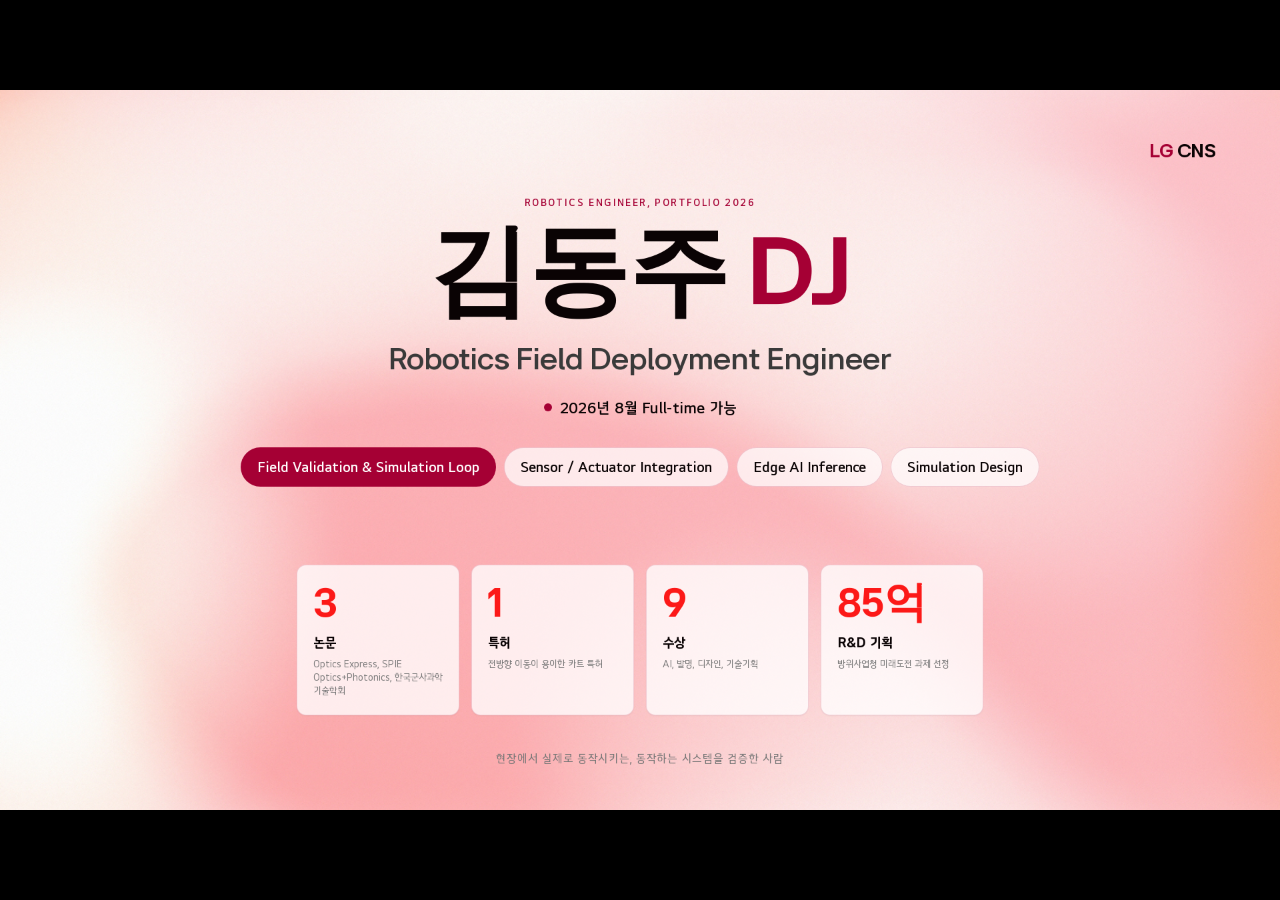
<file: lgcns-portfolio/index.html>
<!DOCTYPE html><html lang="ko"> <head><meta charset="utf-8"><meta name="viewport" content="width=device-width, initial-scale=1"><link rel="icon" href="/favicon.svg" type="image/svg+xml"><title>김동주, LG CNS Portfolio</title><link rel="stylesheet" href="/_assets/lgcns-portfolio@_@astro.G4qtXdet.css"></head> <body> <deck-stage width="1920" height="1080" no-rail="true"> <section data-label="Cover"> <div class="slide slide--cover dense-cover"> <img class="slide__bg" src="/lgcns-portfolio/assets/gradient-coral-soft.jpg" alt=""> <div class="cover-logo"><em>LG</em> CNS</div> <div class="dense-cover__main"> <div class="lg-label">Robotics Engineer, Portfolio 2026</div> <h1>김동주 <em>DJ</em></h1> <p class="dense-cover__role">Robotics Field Deployment Engineer</p> <div class="dense-cover__avail"><span class="dot"></span>2026년 8월 Full-time 가능</div> <div class="dense-cover__chips"> <span class="ck lead">Field Validation &amp; Simulation Loop</span> <span class="ck">Sensor / Actuator Integration</span> <span class="ck">Edge AI Inference</span> <span class="ck">Simulation Design</span> </div> </div> <div class="dense-cover__side"> <div class="cover-metric"> <strong>3</strong> <span>논문</span> <small>Optics Express, SPIE Optics+Photonics, 한국군사과학기술학회</small> </div><div class="cover-metric"> <strong>1</strong> <span>특허</span> <small>전방향 이동이 용이한 카트 특허</small> </div><div class="cover-metric"> <strong>9</strong> <span>수상</span> <small>AI, 발명, 디자인, 기술기획</small> </div><div class="cover-metric"> <strong>85억</strong> <span>R&amp;D 기획</span> <small>방위사업청 미래도전 과제 선정</small> </div> </div> <div class="cover-tag">현장에서 실제로 동작시키는, 동작하는 시스템을 검증한 사람</div> </div> </section> <section data-label="Journey"> <div class="slide slide--dense"> <div class="slide__header"> <div class="slide__eyebrow"> <span class="num">02 / JOURNEY</span> <span class="lg-label">Design to AI Systems</span> <hr class="lg-rule"> </div> <div class="slide__logo"><em>LG</em> CNS</div> </div> <div class="dense-title"> <h1>분야는 달라도,<br><em>풀어온 병목은 하나였습니다.</em></h1> <p>기술과 현장 사이의 단절을 찾아 직접 만들고 검증해왔습니다.</p> </div> <div class="journey-grid"> <article class="journey-card"> <div class="journey-card__top"> <span>01 / Design</span> <strong>2023</strong> </div> <h2>기술은 여전히 사용자 경험에서 멀리 떨어져 있었습니다.</h2> <p>프로젝션 매핑과 컴퓨터 비전을 결합해 인터페이스가 즉각적이고 초현실적으로 느껴지는 다이닝 경험을 설계했습니다.</p> <footer>Delighting 개발하여 DDP에서 공개 전시했습니다.</footer> </article><article class="journey-card"> <div class="journey-card__top"> <span>02 / Photonics</span> <strong>2024</strong> </div> <h2>핵심 광학 설계 의사결정이 아직도 감에 의존하고 있었습니다.</h2> <p>Wave-optics 시뮬레이션과 링크 버짓 계산 대시보드를 직접 구축해 시스템 판단을 반복 가능한 엔지니어링 입력으로 바꿨습니다.</p> <footer>약 85억 규모 국방 R&amp;D 프로그램의 핵심 시뮬레이션 토대가 되었습니다.</footer> </article><article class="journey-card"> <div class="journey-card__top"> <span>03 / Agent Systems</span> <strong>2025</strong> </div> <h2>반복적인 분석 업무가 연구 시간을 계속 잠식하고 있었습니다.</h2> <p>Sa-soo와 LLM 기반 분석 워크플로우를 설계해 논문 분석, 파라미터 탐색, 보고 흐름을 구조화했습니다.</p> <footer>Cursor Hackathon Seoul 4위에 올랐고 일상 연구 워크플로우에도 활용되어, 연구소내 AX TF에서 확장되었습니다.</footer> </article> </div> <div class="journey-skills"> <span class="journey-skills__label">Skills</span> <div class="journey-skills__grid"> <div class="journey-skill"> <span class="journey-skill__cat">AI 도구</span> <div class="journey-skill__chips"> <span class="js-chip" title="Codex"> <svg viewBox="0 0 24 24" xmlns="http://www.w3.org/2000/svg" aria-hidden="true"><path d="M22.2819 9.8211a5.9847 5.9847 0 0 0-.5157-4.9108 6.0462 6.0462 0 0 0-6.5098-2.9A6.0651 6.0651 0 0 0 4.9807 4.1818a5.9847 5.9847 0 0 0-3.9977 2.9 6.0462 6.0462 0 0 0 .7427 7.0966 5.98 5.98 0 0 0 .511 4.9107 6.051 6.051 0 0 0 6.5146 2.9001A5.9847 5.9847 0 0 0 13.2599 24a6.0557 6.0557 0 0 0 5.7718-4.2058 5.9894 5.9894 0 0 0 3.9977-2.9001 6.0557 6.0557 0 0 0-.7475-7.0729zm-9.022 12.6081a4.4755 4.4755 0 0 1-2.8764-1.0408l.1419-.0804 4.7783-2.7582a.7948.7948 0 0 0 .3927-.6813v-6.7369l2.02 1.1686a.071.071 0 0 1 .038.052v5.5826a4.504 4.504 0 0 1-4.4945 4.4944zm-9.6607-4.1254a4.4708 4.4708 0 0 1-.5346-3.0137l.142.0852 4.783 2.7582a.7712.7712 0 0 0 .7806 0l5.8428-3.3685v2.3324a.0804.0804 0 0 1-.0332.0615L9.74 19.9502a4.4992 4.4992 0 0 1-6.1408-1.6464zM2.3408 7.8956a4.485 4.485 0 0 1 2.3655-1.9728V11.6a.7664.7664 0 0 0 .3879.6765l5.8144 3.3543-2.0201 1.1685a.0757.0757 0 0 1-.071 0l-4.8303-2.7865A4.504 4.504 0 0 1 2.3408 7.872zm16.5963 3.8558L13.1038 8.364 15.1192 7.2a.0757.0757 0 0 1 .071 0l4.8303 2.7913a4.4944 4.4944 0 0 1-.6765 8.1042v-5.6772a.79.79 0 0 0-.407-.667zm2.0107-3.0231l-.142-.0852-4.7735-2.7818a.7759.7759 0 0 0-.7854 0L9.409 9.2297V6.8974a.0662.0662 0 0 1 .0284-.0615l4.8303-2.7866a4.4992 4.4992 0 0 1 6.6802 4.66zM8.3065 12.863l-2.02-1.1638a.0804.0804 0 0 1-.038-.0567V6.0742a4.4992 4.4992 0 0 1 7.3757-3.4537l-.142.0805L8.704 5.459a.7948.7948 0 0 0-.3927.6813zm1.0976-2.3654l2.602-1.4998 2.6069 1.4998v2.9994l-2.5974 1.4997-2.6067-1.4997Z"></path></svg> <span>Codex</span> </span><span class="js-chip" title="Claude Code"> <svg viewBox="0 0 24 24" xmlns="http://www.w3.org/2000/svg" aria-hidden="true"><path d="M17.3041 3.541h-3.6718l6.696 16.918H24Zm-10.6082 0L0 20.459h3.7442l1.3693-3.5527h7.0052l1.3693 3.5528h3.7442L10.5363 3.5409Zm-.3712 10.2232 2.2914-5.9456 2.2914 5.9456Z"></path></svg> <span>Claude Code</span> </span><span class="js-chip" title="Cursor"> <svg viewBox="0 0 24 24" xmlns="http://www.w3.org/2000/svg" aria-hidden="true"><path d="M11.503.131 1.891 5.678a.84.84 0 0 0-.42.726v11.188c0 .3.162.575.42.724l9.609 5.55a1 1 0 0 0 .998 0l9.61-5.55a.84.84 0 0 0 .42-.724V6.404a.84.84 0 0 0-.42-.726L12.497.131a1.01 1.01 0 0 0-.996 0M2.657 6.338h18.55c.263 0 .43.287.297.515L12.23 22.918c-.062.107-.229.064-.229-.06V12.335a.59.59 0 0 0-.295-.51l-9.11-5.257c-.109-.063-.064-.23.061-.23"></path></svg> <span>Cursor</span> </span><span class="js-chip" title="Gemini"> <svg viewBox="0 0 24 24" xmlns="http://www.w3.org/2000/svg" aria-hidden="true"><path d="M11.04 19.32Q12 21.51 12 24q0-2.49.93-4.68.96-2.19 2.58-3.81t3.81-2.55Q21.51 12 24 12q-2.49 0-4.68-.93a12.3 12.3 0 0 1-3.81-2.58 12.3 12.3 0 0 1-2.58-3.81Q12 2.49 12 0q0 2.49-.96 4.68-.93 2.19-2.55 3.81a12.3 12.3 0 0 1-3.81 2.58Q2.49 12 0 12q2.49 0 4.68.96 2.19.93 3.81 2.55t2.55 3.81"></path></svg> <span>Gemini</span> </span><span class="js-chip" title="Hermes">  <span>Hermes</span> </span> </div> </div><div class="journey-skill"> <span class="journey-skill__cat">하드웨어</span> <div class="journey-skill__chips"> <span class="js-chip" title="ROS2"> <svg viewBox="0 0 24 24" xmlns="http://www.w3.org/2000/svg" aria-hidden="true"><path d="M2.807 0C1.353 0 .173 1.22.173 2.722c0 1.504 1.18 2.723 2.634 2.723 1.455 0 2.635-1.22 2.635-2.723S4.262 0 2.807 0zM12 0c-1.455 0-2.634 1.22-2.634 2.722 0 1.504 1.18 2.723 2.634 2.723 1.455 0 2.634-1.22 2.634-2.723S13.454 0 12 0zm9.193 0c-1.455 0-2.635 1.22-2.635 2.722 0 1.504 1.18 2.723 2.635 2.723 1.455 0 2.634-1.22 2.634-2.723S22.647 0 21.193 0zM2.807 9.277C1.353 9.277.173 10.497.173 12s1.18 2.722 2.634 2.722c1.455 0 2.635-1.219 2.635-2.722 0-1.504-1.18-2.723-2.635-2.723zm9.193 0c-1.455 0-2.634 1.22-2.634 2.723s1.18 2.722 2.634 2.722c1.455 0 2.634-1.219 2.634-2.722 0-1.504-1.18-2.723-2.634-2.723zm9.193 0c-1.455 0-2.635 1.22-2.635 2.723s1.18 2.722 2.635 2.722c1.455 0 2.634-1.219 2.634-2.722 0-1.504-1.18-2.723-2.634-2.723zM2.807 18.555c-1.454 0-2.634 1.22-2.634 2.722C.173 22.781 1.353 24 2.807 24c1.455 0 2.635-1.22 2.635-2.723s-1.18-2.722-2.635-2.722zm9.193 0c-1.455 0-2.634 1.22-2.634 2.722C9.366 22.781 10.546 24 12 24c1.455 0 2.634-1.22 2.634-2.723s-1.18-2.722-2.634-2.722zm9.193 0c-1.455 0-2.635 1.22-2.635 2.722 0 1.504 1.18 2.723 2.635 2.723 1.455 0 2.634-1.22 2.634-2.723s-1.18-2.722-2.634-2.722z"></path></svg> <span>ROS2</span> </span><span class="js-chip" title="ArduPilot">  <span>ArduPilot</span> </span><span class="js-chip" title="MAVLink">  <span>MAVLink</span> </span><span class="js-chip" title="Jetson"> <svg viewBox="0 0 24 24" xmlns="http://www.w3.org/2000/svg" aria-hidden="true"><path d="M8.948 8.798v-1.43a6.7 6.7 0 0 1 .424-.018c3.922-.124 6.493 3.374 6.493 3.374s-2.774 3.851-5.75 3.851c-.398 0-.787-.062-1.158-.185v-4.346c1.528.185 1.837.857 2.747 2.385l2.04-1.714s-1.492-1.952-4-1.952a6.016 6.016 0 0 0-.796.035m0-4.735v2.138l.424-.027c5.45-.185 9.01 4.47 9.01 4.47s-4.08 4.964-8.33 4.964c-.37 0-.733-.035-1.095-.097v1.325c.3.035.61.062.91.062 3.957 0 6.82-2.023 9.593-4.408.459.371 2.34 1.263 2.73 1.652-2.633 2.208-8.772 3.984-12.253 3.984-.335 0-.653-.018-.971-.053v1.864H24V4.063zm0 10.326v1.131c-3.657-.654-4.673-4.46-4.673-4.46s1.758-1.944 4.673-2.262v1.237H8.94c-1.528-.186-2.73 1.245-2.73 1.245s.68 2.412 2.739 3.11M2.456 10.9s2.164-3.197 6.5-3.533V6.201C4.153 6.59 0 10.653 0 10.653s2.35 6.802 8.948 7.42v-1.237c-4.84-.6-6.492-5.936-6.492-5.936z"></path></svg> <span>Jetson</span> </span><span class="js-chip" title="ESP32"> <svg viewBox="0 0 24 24" xmlns="http://www.w3.org/2000/svg" aria-hidden="true"><path d="M12.926 19.324a7.6 7.6 0 00-2.983-6.754 7.44 7.44 0 00-3.828-1.554.697.697 0 01-.606-.731.674.674 0 01.743-.617 8.97 8.97 0 018 9.805 7.828 7.828 0 01-.298 1.542l1.989.56a11.039 11.039 0 001.714-.651 12.159 12.159 0 00.217-2.343A12.57 12.57 0 007.212 6.171a5.53 5.53 0 00-2 0 4.354 4.354 0 00-2.16 1.337 4.274 4.274 0 001.909 6.856 9.896 9.896 0 001.074.195 4.011 4.011 0 013.337 3.954 3.965 3.965 0 01-.64 2.16l1.371.88a10.182 10.182 0 002.057.342 7.52 7.52 0 00.754-2.628m.16 4.73A13.073 13.073 0 01.001 10.983 12.982 12.982 0 013.83 1.737l.743.697a12.067 12.067 0 000 17.141 12.067 12.067 0 0017.141 0l.697.697a12.97 12.97 0 01-9.336 3.726M24 10.993A10.993 10.993 0 0012.949 0c-.389 0-.766 0-1.143.057l-.252.732a18.912 18.912 0 0111.588 11.576l.731-.263c0-.366.069-.732.069-1.143m-1.269 5.165A17.53 17.53 0 007.818 1.27a11.119 11.119 0 00-2.457 1.77v1.635A13.919 13.919 0 0119.268 18.57h1.634a11.713 11.713 0 001.771-2.446M7.92 17.884a1.691 1.691 0 11-1.69-1.691 1.691 1.691 0 011.69 1.691"></path></svg> <span>ESP32</span> </span><span class="js-chip" title="GStreamer"> <svg viewBox="0 0 24 24" xmlns="http://www.w3.org/2000/svg" aria-hidden="true"><path d="M17.091 14.055c-.029-.586.226-1.949.811-1.82.25.055.181.399.1.77-.11.502-.3 1.049-.3 1.049s.714.028.7 0c.071-.9.26-1.878.785-1.805.435.061-.124 1.805-.124 1.805h.65c-.023-.296.136-.985.226-1.483.09-.498-.101-.716-.502-.72s-.798.347-.798.347c.016-.3-.38-.347-.38-.347-.421-.027-.826.257-.826.257l.038-.22h-.636s-.032.35-.16.99c-.129.638-.3 1.176-.3 1.176h.716zm4.354-2.22c-.87 0-1.259.614-1.259 1.242s.371 1.042 1.128 1.042c.355 0 .556-.328.556-.328s.012-.09-.055-.053c-.067.038-.25.116-.49.116s-.497-.227-.497-.791h1.37c.072-.229.118-1.229-.753-1.229zm.127.974h-.665c0-.46.368-.806.618-.683.228.106.047.683.047.683zm-8.306-.975c-.871 0-1.26.615-1.26 1.243s.372 1.042 1.128 1.042c.356 0 .557-.328.557-.328s.012-.09-.056-.053c-.067.038-.25.116-.489.116s-.497-.227-.497-.791h1.37c.072-.229.118-1.229-.753-1.229zm.127.975h-.665c0-.46.31-.757.56-.634.228.106.105.634.105.634zm9.623 1.28h-.703s.41-1.472.446-2.194c-.006.006.609 0 .609 0s-.053.163-.076.305c.174-.193.233-.366.705-.366.006 0 0 .609 0 .609s-.44-.11-.6.049c-.158.158-.328.285-.381 1.597zm-12.12 0h-.702s.41-1.472.446-2.194c-.006.006.609 0 .609 0s-.053.163-.076.305c.174-.193.233-.366.705-.366.006 0 0 .609 0 .609s-.44-.11-.6.049c-.158.158-.328.285-.382 1.597zm-.856-2.95-.574.198-.132.535h-.366v.352h.289s-.308 1.103-.25 1.44c.057.366.414.443.626.433s.27-.164.26-.221-.299.055-.328-.205c-.02-.154.24-1.447.24-1.447h.454v-.352h-.357l.138-.734zm5.985 2.916c.085-.07.028-.21-.045-.228-.084-.172.173-1.178.173-1.454s-.462-.828-1.416-.308c-.092.059-.058.155-.036.187s.066.053.086.032c.09-.098.48-.2.663-.007.125.115.12.339.033.425-.106.01-1.15-.02-1.276.644-.216 1.18 1.107.558 1.175.51s.06.14.172.219c.301.026.412.03.471-.02zm-.66-.493c-.107.282-.505.24-.528.04-.086-.668.603-.618.603-.618s.032.296-.075.578zm-6.948-1.04.2-.337s-.163-.347-.644-.347-.758.347-.758.758.915.721.694 1.128c-.37.379-.76-.24-.753-.28-.028.04-.219.304-.21.304.047.092.214.385.75.392.444.005.712-.324.72-.73.01-.546-.785-.823-.794-1.072-.01-.25.527-.537.795.184zm-1.048-.803c-.085-.08-.15.027-.342.107-.193.08-.257.07-.45.043-.316-.07-.871-.049-1.017.022-.975.391-.452 1.116-.293 1.26-.001 0-.238.125-.272.32-.044.251.071.387.075.39-.319.017-.524.338-.474.6.053.283.39.508.872.51 1.02.022 1.072-.63 1.072-.63.14-.793-.533-.83-1.012-.792-.173-.155-.038-.3-.045-.3 1.619.039 1.211-1.041 1.211-1.041.273-.067.81-.36.675-.489zm-2.168 2.272c.634.114.89-.031.933.292.018.316-.25.406-.561.425-.311.02-.538-.138-.551-.34-.012-.203.164-.182.179-.377zm.98-1.38c-.06.26-.239.44-.402.404-.163-.037-.248-.277-.19-.537.06-.26.239-.44.402-.403.163.037.248.277.19.537zM4.037 9.475c-.464 0-1.142-.378-1.802-.378s-1.055.378-1.124.43c-.069.05-.112.248.094.188.206-.06.378-.06.704-.06s1.107.446 1.896.446 1.45-.609 1.596-.823c.145-.215.008-.284-.103-.232-.112.051-.832.429-1.261.429zm2.012 1.175c-.487 0-1.199-.377-1.893-.377s-1.108.377-1.18.429c-.073.051-.118.248.099.188.216-.06.396-.06.739-.06.342 0 1.162.446 1.992.446s1.523-.609 1.676-.823c.153-.215.009-.283-.108-.232s-.874.43-1.325.43zm-2.8 1.297c-.506 0-1.244-.408-1.964-.408s-1.15.408-1.224.464-.122.268.103.203c.224-.065.41-.065.766-.065s1.206.482 2.066.482c.86 0 1.58-.658 1.738-.89.16-.23.01-.305-.112-.25-.121.056-.906.464-1.374.464z"></path></svg> <span>GStreamer</span> </span><span class="js-chip" title="LiDAR">  <span>LiDAR</span> </span><span class="js-chip" title="IMU/INS">  <span>IMU/INS</span> </span><span class="js-chip" title="3축 짐벌">  <span>3축 짐벌</span> </span><span class="js-chip" title="VIS/SWIR 카메라">  <span>VIS/SWIR 카메라</span> </span> </div> </div><div class="journey-skill"> <span class="journey-skill__cat">코딩</span> <div class="journey-skill__chips"> <span class="js-chip" title="Python"> <svg viewBox="0 0 24 24" xmlns="http://www.w3.org/2000/svg" aria-hidden="true"><path d="M14.25.18l.9.2.73.26.59.3.45.32.34.34.25.34.16.33.1.3.04.26.02.2-.01.13V8.5l-.05.63-.13.55-.21.46-.26.38-.3.31-.33.25-.35.19-.35.14-.33.1-.3.07-.26.04-.21.02H8.77l-.69.05-.59.14-.5.22-.41.27-.33.32-.27.35-.2.36-.15.37-.1.35-.07.32-.04.27-.02.21v3.06H3.17l-.21-.03-.28-.07-.32-.12-.35-.18-.36-.26-.36-.36-.35-.46-.32-.59-.28-.73-.21-.88-.14-1.05-.05-1.23.06-1.22.16-1.04.24-.87.32-.71.36-.57.4-.44.42-.33.42-.24.4-.16.36-.1.32-.05.24-.01h.16l.06.01h8.16v-.83H6.18l-.01-2.75-.02-.37.05-.34.11-.31.17-.28.25-.26.31-.23.38-.2.44-.18.51-.15.58-.12.64-.1.71-.06.77-.04.84-.02 1.27.05zm-6.3 1.98l-.23.33-.08.41.08.41.23.34.33.22.41.09.41-.09.33-.22.23-.34.08-.41-.08-.41-.23-.33-.33-.22-.41-.09-.41.09zm13.09 3.95l.28.06.32.12.35.18.36.27.36.35.35.47.32.59.28.73.21.88.14 1.04.05 1.23-.06 1.23-.16 1.04-.24.86-.32.71-.36.57-.4.45-.42.33-.42.24-.4.16-.36.09-.32.05-.24.02-.16-.01h-8.22v.82h5.84l.01 2.76.02.36-.05.34-.11.31-.17.29-.25.25-.31.24-.38.2-.44.17-.51.15-.58.13-.64.09-.71.07-.77.04-.84.01-1.27-.04-1.07-.14-.9-.2-.73-.25-.59-.3-.45-.33-.34-.34-.25-.34-.16-.33-.1-.3-.04-.25-.02-.2.01-.13v-5.34l.05-.64.13-.54.21-.46.26-.38.3-.32.33-.24.35-.2.35-.14.33-.1.3-.06.26-.04.21-.02.13-.01h5.84l.69-.05.59-.14.5-.21.41-.28.33-.32.27-.35.2-.36.15-.36.1-.35.07-.32.04-.28.02-.21V6.07h2.09l.14.01zm-6.47 14.25l-.23.33-.08.41.08.41.23.33.33.23.41.08.41-.08.33-.23.23-.33.08-.41-.08-.41-.23-.33-.33-.23-.41-.08-.41.08z"></path></svg> <span>Python</span> </span><span class="js-chip" title="PyTorch"> <svg viewBox="0 0 24 24" xmlns="http://www.w3.org/2000/svg" aria-hidden="true"><path d="M12.005 0L4.952 7.053a9.865 9.865 0 000 14.022 9.866 9.866 0 0014.022 0c3.984-3.9 3.986-10.205.085-14.023l-1.744 1.743c2.904 2.905 2.904 7.634 0 10.538s-7.634 2.904-10.538 0-2.904-7.634 0-10.538l4.647-4.646.582-.665zm3.568 3.899a1.327 1.327 0 00-1.327 1.327 1.327 1.327 0 001.327 1.328A1.327 1.327 0 0016.9 5.226 1.327 1.327 0 0015.573 3.9z"></path></svg> <span>PyTorch</span> </span><span class="js-chip" title="OpenCV"> <svg viewBox="0 0 24 24" xmlns="http://www.w3.org/2000/svg" aria-hidden="true"><path d="M11.8992.8525C8.735.8525 6.17 3.4175 6.17 6.5817c0 2.102 1.1321 3.9398 2.8198 4.9366l1.6412-2.7849c.0411-.0699.0176-.1593-.0495-.2048-.6233-.4227-1.0328-1.137-1.0328-1.947 0-1.298 1.0524-2.3504 2.3505-2.3504 1.2981 0 2.3505 1.0524 2.3505 2.3505 0 .8098-.4095 1.5242-1.0328 1.947-.0671.0454-.0907.1348-.0495.2047l1.6414 2.785c1.6878-.9969 2.8199-2.8346 2.8199-4.9367 0-3.1642-2.5653-5.7292-5.7295-5.7292zm-6.17 10.8366C2.565 11.6891 0 14.2541 0 17.4183c0 3.1642 2.565 5.7292 5.7292 5.7292 3.1798 0 5.8074-2.6995 5.7275-5.8762H8.2313c-.0847 0-.1513.0717-.1519.1564-.0082 1.266-1.0644 2.3411-2.3502 2.3411-1.2981 0-2.3505-1.0524-2.3505-2.3505 0-1.2982 1.0524-2.3505 2.3505-2.3505.34 0 .663.0724.9547.2022.0713.0318.1566.0077.1962-.0595l1.6464-2.7935c-.8273-.4636-1.7815-.7279-2.7973-.7279zm15.4424.7614l-1.6366 2.7878c-.041.07-.0172.1594.05.2048.624.4217 1.0348 1.1354 1.0363 1.9452.0022 1.298-1.0483 2.352-2.3465 2.3542-1.298.0023-2.3523-1.0482-2.3545-2.3462-.0015-.8098.4068-1.5248 1.0294-1.9486.067-.0457.0905-.1353.0492-.2051l-1.6464-2.7818c-1.6859.9998-2.8146 2.8394-2.811 4.9415.0056 3.1641 2.575 5.7248 5.7393 5.7192 3.1641-.0054 5.7246-2.575 5.7192-5.7392-.0037-2.1022-1.139-3.938-2.8284-4.9318z"></path></svg> <span>OpenCV</span> </span><span class="js-chip" title="NumPy"> <svg viewBox="0 0 24 24" xmlns="http://www.w3.org/2000/svg" aria-hidden="true"><path d="M10.315 4.876L6.3048 2.8517l-4.401 2.1965 4.1186 2.0683zm1.8381.9277l4.2045 2.1223-4.3622 2.1906-4.125-2.0718zm5.6153-2.9213l4.3193 2.1658-3.863 1.9402-4.2131-2.1252zm-1.859-.9329L12.021 0 8.1742 1.9193l4.0068 2.0208zm-3.0401 16.7443V24l4.7107-2.3507-.0053-5.3085zm4.7037-4.2057l-.0052-5.2528-4.6985 2.3356v5.2546zm5.6553-.9845v5.327l-4.0178 2.0052-.0029-5.3028zm0-1.8626V6.4214l-4.0253 2.001.0034 5.2633zM11.2062 11.571L8.0333 9.9756v6.895s-3.8804-8.2564-4.2399-8.998c-.0463-.0957-.2371-.2007-.2858-.2262C2.8118 7.2812.773 6.2485.773 6.2485V18.43l2.8204 1.5076v-6.3674s3.8392 7.3775 3.878 7.458c.0389.0807.4245.8582.8362 1.1314.5485.363 2.8992 1.7766 2.8992 1.7766z"></path></svg> <span>NumPy</span> </span><span class="js-chip" title="C/C++"> <svg viewBox="0 0 24 24" xmlns="http://www.w3.org/2000/svg" aria-hidden="true"><path d="M22.394 6c-.167-.29-.398-.543-.652-.69L12.926.22c-.509-.294-1.34-.294-1.848 0L2.26 5.31c-.508.293-.923 1.013-.923 1.6v10.18c0 .294.104.62.271.91.167.29.398.543.652.69l8.816 5.09c.508.293 1.34.293 1.848 0l8.816-5.09c.254-.147.485-.4.652-.69.167-.29.27-.616.27-.91V6.91c.003-.294-.1-.62-.268-.91zM12 19.11c-3.92 0-7.109-3.19-7.109-7.11 0-3.92 3.19-7.11 7.11-7.11a7.133 7.133 0 016.156 3.553l-3.076 1.78a3.567 3.567 0 00-3.08-1.78A3.56 3.56 0 008.444 12 3.56 3.56 0 0012 15.555a3.57 3.57 0 003.08-1.778l3.078 1.78A7.135 7.135 0 0112 19.11zm7.11-6.715h-.79v.79h-.79v-.79h-.79v-.79h.79v-.79h.79v.79h.79zm2.962 0h-.79v.79h-.79v-.79h-.79v-.79h.79v-.79h.79v.79h.79z"></path></svg> <span>C/C++</span> </span><span class="js-chip" title="LaTeX"> <svg viewBox="0 0 24 24" xmlns="http://www.w3.org/2000/svg" aria-hidden="true"><path d="M2.176 2.814c.233.42.476.78.73 1.09.247-.013 1.132.456 1.312.523.508.282 1.063.63 1.567.966.505.337.96.662 1.272.9.156.12.278.218.352.286a.483.483 0 01.078.082.08.08 0 01.01.021.06.06 0 01-.004.047.057.057 0 01-.04.03.077.077 0 01-.028 0c-.057 0-.203-.163-.497-.415a23.474 23.474 0 00-2.759-1.827c-.504-.28-.956-.542-1.264-.613a2.322 2.322 0 00-.36-.025 2.706 2.706 0 00-.788.133c.494.414.91.716 1.28.949-.57-.182-1.182-.21-1.902.133.526.329.967.567 1.354.745 1.103.156 2.258.696 3.224 1.309.483.307.904.615 1.219.867.157.125.29.237.39.328.098.091.174.154.197.21.03.073-.019.104-.084.058-.032-.022-.088-.102-.184-.191a7.35 7.35 0 00-.384-.327c-.312-.25-.729-.552-1.209-.857-.893-.562-2.232-1.013-3.173-1.397-.602-.11-1.225-.06-1.906.39.449.2.837.349 1.182.463.812 0 1.892.365 2.935.922 1.042.556 2.04 1.214 2.523 1.774.066.077-.016.126-.074.07-.52-.495-1.463-1.204-2.498-1.756-.639-.337-2.153-1.01-2.886-1.01l.004.002c-.567.02-1.13.195-1.679.716.477.118.885.196 1.244.249-.44.088-.87.3-1.289.722.324.07.616.122.882.162-.328.159-.639.404-.923.78.373.03.703.042 1 .044-.36.166-.696.43-.996.85.533.027.98.025 1.364.003-.422.172-.812.464-1.145.968.662.01 1.188-.022 1.628-.076l-.006.002c.99-.073 2.297.127 2.962.847.052.057-.024.118-.072.074-.648-.58-1.493-.827-2.89-.921h-.002c-.543.149-1.046.446-1.46 1.074.536.008.982-.013 1.366-.05-.469.257-.873.644-1.139 1.306.483-.092.888-.19 1.237-.292-.363.265-.668.636-.873 1.194.324-.072.612-.146.871-.221a2.519 2.519 0 00-.513 1.095c.352-.13.655-.254.926-.377-.257.3-.453.681-.55 1.19.495-.199.899-.388 1.238-.568-.31.333-.543.76-.635 1.356a11.816 11.816 0 001.442-.744c-.433.362-.764.843-.879 1.587.788-.348 1.339-.663 1.767-.955-.184.372-.282.806-.235 1.348.762-.584 1.243-1.056 1.602-1.473-.024.269-.003.56.077.884.546-.939 1.089-1.212 1.65-1.526-.895.451-.762.79-.762 1.184.683-.72 1.635-1.482 1.927-1.96-.39.585-.547 1.14-.65 1.63-1.993 1.054-3.207 1.329-4.568 1.75.528.194 1.093.383.859.652l-.624.622c.399-.124.805-.3 1.158-.059-.035.327-.447.492-.8.683.621-.224.756-.172.92-.12.081.393-.203.603-.388.862 1.565-1.19 3.606-2.13 5.044-2.522 2.022-.681 4.63-1.389 5.339-3.115l.712-2.847-.004.004c-.111-.034-.246-.063-.35-.133a.651.651 0 01-.235-.297c-.252.065-.44.03-.56-.088-.117-.117-.167-.296-.203-.491-.203.041-.362.016-.467-.077-.116-.101-.17-.26-.198-.444l-.008-.039.037-.015a.842.842 0 00.302-.194.257.257 0 00.07-.225l-.006-.037.03-.016c.163-.093.345-.169.428-.28a.274.274 0 00.053-.21.88.88 0 00-.155-.357l-.027-.04.04-.027c.118-.09.244-.179.308-.26.032-.04.048-.076.047-.11 0-.033-.015-.07-.064-.117l-.098-.094.135.006c.213.01.395-.007.538-.053a.504.504 0 00.274-.197c-.007-.033-.02-.063-.02-.098a.484.484 0 01.967 0c0 .044-.015.084-.026.125.177.014.347.01.507-.06l.002.001.035-.013c.236-.085.334.045.72-.456-1.69-2.19-4.157-.635-4.977 1.622-.21.576-1.405.578-1.751 0-1.37-2.95-5.53-6.068-9.07-7.218zm.86 2.145c.906.293 1.913.782 2.77 1.328.43.273.813.543 1.114.779.301.236.566.473.62.575.054.102 0 .14-.082.06-.081-.078-.303-.32-.6-.553-.298-.234-.68-.505-1.106-.777-.775-.49-1.982-.958-2.716-1.412zm-1.7 2.7c1.116.014 2.35.447 3.434.997.541.275 1.023.567 1.395.83.372.263.672.524.734.657.061.134-.02.13-.087.055a4.401 4.401 0 00-.704-.626 11.47 11.47 0 00-1.385-.826C3.76 8.264 2.439 7.82 1.336 7.66zm14.916.772a.381.381 0 100 .762.381.381 0 000-.762zM1.7 8.478c.822.072 1.72.368 2.534.75 1.086.509 2.035 1.158 2.434 1.667.035.045-.014.131-.08.062-.428-.44-1.322-1.131-2.397-1.635-.913-.421-2.282-.87-3.262-.78.251-.03.497-.088.771-.064zm16.339.01c-.366.475-.53.423-.703.464.094.43.35.586.585.77l-.06.012c2.315-.447 4.186-.286 6.139-.236l-5.961-1.01zm-.178 1.246h-.002l-.004.016.006-.016zm-.625-.757c-.183.074-.373.076-.563.059a.477.477 0 01-.42.26.483.483 0 01-.435-.278.609.609 0 01-.274.188c-.139.045-.308.057-.493.055.02.035.054.068.055.104a.273.273 0 01-.069.174c-.073.092-.189.17-.295.248.087.141.137.26.149.362a.39.39 0 01-.07.284c-.106.14-.288.21-.439.293a.374.374 0 01-.09.268.89.89 0 01-.297.198c.027.156.074.283.154.354.086.076.211.103.425.047l.055-.014.01.055c.033.207.088.385.187.483.1.099.244.135.503.055l.049-.015.016.048c.05.142.12.223.209.282.087.06.247.112.358.147.798-.869 1.525-1.772 1.884-2.86-.225-.177-.506-.338-.609-.797zm-16.23.386c1.165-.08 2.283.196 3.202.626.92.43 1.658.939 1.974 1.307.075.087-.019.12-.072.072a8.187 8.187 0 00-1.947-1.29c-.904-.414-2.193-.644-3.157-.715zm.864.802c.61.02 1.24.155 1.806.352.756.262 1.421.614 1.747.98.045.05-.007.127-.074.069-.349-.304-.961-.693-1.706-.951-.574-.195-1.613-.369-2.268-.397.197-.022.292-.06.495-.053zm1.05 1.788c.423.034.886.133 1.341.407.043.026.049.136-.049.09-.856-.402-1.326-.49-2.457-.31.386-.128.74-.221 1.164-.187zm-.04.788c.4-.035.784-.002 1.297.204.044.018.08.126-.033.094-.857-.243-1.167-.328-2.287.104.28-.229.622-.366 1.023-.402zm1.285.687c.317-.023.635-.026.934.006.052.006.055.105-.006.102a7.87 7.87 0 00-1.837.115c-.243.046-.423.043-1.405.458.287-.233.794-.452 1.385-.56a8.91 8.91 0 01.93-.12zm1.28.49c.099.003.062.104.006.103-.728-.01-1.304.132-1.875.295a9.78 9.78 0 00-1.318.525c.283-.23.713-.457 1.291-.622.579-.166 1.248-.326 1.896-.302zm.528.398c.036-.005.105.084.018.1-.73.137-1.244.267-1.794.454-.216.074-.58.207-1.243.587.26-.269.656-.492 1.213-.68.558-.19 1.196-.37 1.806-.46zm.311.507c.075-.012.097.087.02.102-1.217.241-1.76.556-2.54 1.144.504-.523 1.297-1.051 2.52-1.246zm.595.448c.087-.013.11.087.021.1-.872.13-1.477.553-2.255 1.33.295-.493 1.004-1.24 2.234-1.43zm.372.39c.046-.006.114.073.023.1a2.634 2.634 0 00-.669.3c-.182.118-.3.2-.597.507.111-.245.296-.434.542-.59.247-.157.509-.293.7-.317z"></path></svg> <span>LaTeX</span> </span><span class="js-chip" title="JavaScript"> <svg viewBox="0 0 24 24" xmlns="http://www.w3.org/2000/svg" aria-hidden="true"><path d="M0 0h24v24H0V0zm22.034 18.276c-.175-1.095-.888-2.015-3.003-2.873-.736-.345-1.554-.585-1.797-1.14-.091-.33-.105-.51-.046-.705.15-.646.915-.84 1.515-.66.39.12.75.42.976.9 1.034-.676 1.034-.676 1.755-1.125-.27-.42-.404-.601-.586-.78-.63-.705-1.469-1.065-2.834-1.034l-.705.089c-.676.165-1.32.525-1.71 1.005-1.14 1.291-.811 3.541.569 4.471 1.365 1.02 3.361 1.244 3.616 2.205.24 1.17-.87 1.545-1.966 1.41-.811-.18-1.26-.586-1.755-1.336l-1.83 1.051c.21.48.45.689.81 1.109 1.74 1.756 6.09 1.666 6.871-1.004.029-.09.24-.705.074-1.65l.046.067zm-8.983-7.245h-2.248c0 1.938-.009 3.864-.009 5.805 0 1.232.063 2.363-.138 2.711-.33.689-1.18.601-1.566.48-.396-.196-.597-.466-.83-.855-.063-.105-.11-.196-.127-.196l-1.825 1.125c.305.63.75 1.172 1.324 1.517.855.51 2.004.675 3.207.405.783-.226 1.458-.691 1.811-1.411.51-.93.402-2.07.397-3.346.012-2.054 0-4.109 0-6.179l.004-.056z"></path></svg> <span>JavaScript</span> </span> </div> </div><div class="journey-skill"> <span class="journey-skill__cat">Front-end</span> <div class="journey-skill__chips"> <span class="js-chip" title="Figma"> <svg viewBox="0 0 24 24" xmlns="http://www.w3.org/2000/svg" aria-hidden="true"><path d="M15.852 8.981h-4.588V0h4.588c2.476 0 4.49 2.014 4.49 4.49s-2.014 4.491-4.49 4.491zM12.735 7.51h3.117c1.665 0 3.019-1.355 3.019-3.019s-1.355-3.019-3.019-3.019h-3.117V7.51zm0 1.471H8.148c-2.476 0-4.49-2.014-4.49-4.49S5.672 0 8.148 0h4.588v8.981zm-4.587-7.51c-1.665 0-3.019 1.355-3.019 3.019s1.354 3.02 3.019 3.02h3.117V1.471H8.148zm4.587 15.019H8.148c-2.476 0-4.49-2.014-4.49-4.49s2.014-4.49 4.49-4.49h4.588v8.98zM8.148 8.981c-1.665 0-3.019 1.355-3.019 3.019s1.355 3.019 3.019 3.019h3.117V8.981H8.148zM8.172 24c-2.489 0-4.515-2.014-4.515-4.49s2.014-4.49 4.49-4.49h4.588v4.441c0 2.503-2.047 4.539-4.563 4.539zm-.024-7.51a3.023 3.023 0 0 0-3.019 3.019c0 1.665 1.365 3.019 3.044 3.019 1.705 0 3.093-1.376 3.093-3.068v-2.97H8.148zm7.704 0h-.098c-2.476 0-4.49-2.014-4.49-4.49s2.014-4.49 4.49-4.49h.098c2.476 0 4.49 2.014 4.49 4.49s-2.014 4.49-4.49 4.49zm-.097-7.509c-1.665 0-3.019 1.355-3.019 3.019s1.355 3.019 3.019 3.019h.098c1.665 0 3.019-1.355 3.019-3.019s-1.355-3.019-3.019-3.019h-.098z"></path></svg> <span>Figma</span> </span><span class="js-chip" title="React"> <svg viewBox="0 0 24 24" xmlns="http://www.w3.org/2000/svg" aria-hidden="true"><path d="M14.23 12.004a2.236 2.236 0 0 1-2.235 2.236 2.236 2.236 0 0 1-2.236-2.236 2.236 2.236 0 0 1 2.235-2.236 2.236 2.236 0 0 1 2.236 2.236zm2.648-10.69c-1.346 0-3.107.96-4.888 2.622-1.78-1.653-3.542-2.602-4.887-2.602-.41 0-.783.093-1.106.278-1.375.793-1.683 3.264-.973 6.365C1.98 8.917 0 10.42 0 12.004c0 1.59 1.99 3.097 5.043 4.03-.704 3.113-.39 5.588.988 6.38.32.187.69.275 1.102.275 1.345 0 3.107-.96 4.888-2.624 1.78 1.654 3.542 2.603 4.887 2.603.41 0 .783-.09 1.106-.275 1.374-.792 1.683-3.263.973-6.365C22.02 15.096 24 13.59 24 12.004c0-1.59-1.99-3.097-5.043-4.032.704-3.11.39-5.587-.988-6.38-.318-.184-.688-.277-1.092-.278zm-.005 1.09v.006c.225 0 .406.044.558.127.666.382.955 1.835.73 3.704-.054.46-.142.945-.25 1.44-.96-.236-2.006-.417-3.107-.534-.66-.905-1.345-1.727-2.035-2.447 1.592-1.48 3.087-2.292 4.105-2.295zm-9.77.02c1.012 0 2.514.808 4.11 2.28-.686.72-1.37 1.537-2.02 2.442-1.107.117-2.154.298-3.113.538-.112-.49-.195-.964-.254-1.42-.23-1.868.054-3.32.714-3.707.19-.09.4-.127.563-.132zm4.882 3.05c.455.468.91.992 1.36 1.564-.44-.02-.89-.034-1.345-.034-.46 0-.915.01-1.36.034.44-.572.895-1.096 1.345-1.565zM12 8.1c.74 0 1.477.034 2.202.093.406.582.802 1.203 1.183 1.86.372.64.71 1.29 1.018 1.946-.308.655-.646 1.31-1.013 1.95-.38.66-.773 1.288-1.18 1.87-.728.063-1.466.098-2.21.098-.74 0-1.477-.035-2.202-.093-.406-.582-.802-1.204-1.183-1.86-.372-.64-.71-1.29-1.018-1.946.303-.657.646-1.313 1.013-1.954.38-.66.773-1.286 1.18-1.868.728-.064 1.466-.098 2.21-.098zm-3.635.254c-.24.377-.48.763-.704 1.16-.225.39-.435.782-.635 1.174-.265-.656-.49-1.31-.676-1.947.64-.15 1.315-.283 2.015-.386zm7.26 0c.695.103 1.365.23 2.006.387-.18.632-.405 1.282-.66 1.933-.2-.39-.41-.783-.64-1.174-.225-.392-.465-.774-.705-1.146zm3.063.675c.484.15.944.317 1.375.498 1.732.74 2.852 1.708 2.852 2.476-.005.768-1.125 1.74-2.857 2.475-.42.18-.88.342-1.355.493-.28-.958-.646-1.956-1.1-2.98.45-1.017.81-2.01 1.085-2.964zm-13.395.004c.278.96.645 1.957 1.1 2.98-.45 1.017-.812 2.01-1.086 2.964-.484-.15-.944-.318-1.37-.5-1.732-.737-2.852-1.706-2.852-2.474 0-.768 1.12-1.742 2.852-2.476.42-.18.88-.342 1.356-.494zm11.678 4.28c.265.657.49 1.312.676 1.948-.64.157-1.316.29-2.016.39.24-.375.48-.762.705-1.158.225-.39.435-.788.636-1.18zm-9.945.02c.2.392.41.783.64 1.175.23.39.465.772.705 1.143-.695-.102-1.365-.23-2.006-.386.18-.63.406-1.282.66-1.933zM17.92 16.32c.112.493.2.968.254 1.423.23 1.868-.054 3.32-.714 3.708-.147.09-.338.128-.563.128-1.012 0-2.514-.807-4.11-2.28.686-.72 1.37-1.536 2.02-2.44 1.107-.118 2.154-.3 3.113-.54zm-11.83.01c.96.234 2.006.415 3.107.532.66.905 1.345 1.727 2.035 2.446-1.595 1.483-3.092 2.295-4.11 2.295-.22-.005-.406-.05-.553-.132-.666-.38-.955-1.834-.73-3.703.054-.46.142-.944.25-1.438zm4.56.64c.44.02.89.034 1.345.034.46 0 .915-.01 1.36-.034-.44.572-.895 1.095-1.345 1.565-.455-.47-.91-.993-1.36-1.565z"></path></svg> <span>React</span> </span><span class="js-chip" title="Qt"> <svg viewBox="0 0 24 24" xmlns="http://www.w3.org/2000/svg" aria-hidden="true"><path d="M21.693 3.162H3.33L0 6.49v14.348h20.671L24 17.51V3.162zM12.785 18.4l-1.562.728-1.35-2.217c-.196.057-.499.09-.924.09-1.579 0-2.683-.425-3.305-1.276-.622-.85-.932-2.2-.932-4.033 0-1.84.319-3.206.949-4.098.63-.892 1.726-1.341 3.288-1.341 1.562 0 2.658.441 3.28 1.333.63.883.94 2.25.94 4.098 0 1.219-.13 2.2-.384 2.945-.261.752-.679 1.325-1.268 1.718zm4.736-1.587c-.858 0-1.447-.196-1.766-.59-.32-.392-.483-1.136-.483-2.232v-3.534H14.11V9.051h1.162V6.843h1.644V9.05h2.094v1.415h-2.094v3.346c0 .622.05 1.03.14 1.227.09.204.326.303.695.303l1.243-.05.073 1.326c-.67.13-1.186.196-1.546.196zm-8.58-9.08c-.95 0-1.604.311-1.963.94-.352.63-.532 1.629-.532 3.011 0 1.374.172 2.364.515 2.953.344.589 1.006.892 1.98.892.973 0 1.628-.295 1.971-.876.335-.58.507-1.57.507-2.953 0-1.39-.172-2.396-.523-3.026-.352-.63-1.006-.94-1.955-.94Z"></path></svg> <span>Qt</span> </span><span class="js-chip" title="Three.js"> <svg viewBox="0 0 24 24" xmlns="http://www.w3.org/2000/svg" aria-hidden="true"><path d="M.38 0a.268.268 0 0 0-.256.332l2.894 11.716a.268.268 0 0 0 .01.04l2.89 11.708a.268.268 0 0 0 .447.128L23.802 7.15a.268.268 0 0 0-.112-.45l-5.784-1.667a.268.268 0 0 0-.123-.035L6.38 1.715a.268.268 0 0 0-.144-.04L.456.01A.268.268 0 0 0 .38 0zm.374.654L5.71 2.08 1.99 5.664zM6.61 2.34l4.864 1.4-3.65 3.515zm-.522.12l1.217 4.926-4.877-1.4zm6.28 1.538l4.878 1.404-3.662 3.53zm-.52.13l1.208 4.9-4.853-1.392zm6.3 1.534l4.947 1.424-3.715 3.574zm-.524.12l1.215 4.926-4.876-1.398zm-15.432.696l4.964 1.424-3.726 3.586zM8.047 8.15l4.877 1.4-3.66 3.527zm-.518.137l1.236 5.017-4.963-1.432zm6.274 1.535l4.965 1.425-3.73 3.586zm-.52.127l1.235 5.012-4.958-1.43zm-9.63 2.438l4.873 1.406-3.656 3.523zm5.854 1.687l4.863 1.403-3.648 3.51zm-.54.04l1.214 4.927-4.875-1.4zm-3.896 4.02l5.037 1.442-3.782 3.638z"></path></svg> <span>Three.js</span> </span><span class="js-chip" title="Fusion 360"> <svg viewBox="0 0 24 24" xmlns="http://www.w3.org/2000/svg" aria-hidden="true"><path d="m.129 20.202 14.7-9.136h7.625c.235 0 .445.188.445.445 0 .21-.092.305-.21.375l-7.222 4.323c-.47.283-.633.845-.633 1.265l-.008 2.725H24V4.362a.561.561 0 0 0-.585-.562h-8.752L0 12.893V20.2h.129z"></path></svg> <span>Fusion 360</span> </span> </div> </div><div class="journey-skill"> <span class="journey-skill__cat">문서 작성</span> <div class="journey-skill__chips"> <span class="js-chip">과제기획서</span><span class="js-chip">기술 보고서</span><span class="js-chip">R&amp;D 로드맵</span><span class="js-chip">기술 검토</span> </div> </div><div class="journey-skill"> <span class="journey-skill__cat">도메인</span> <div class="journey-skill__chips"> <span class="js-chip">로보틱스</span><span class="js-chip">신호처리</span><span class="js-chip">강화학습</span><span class="js-chip">HCI</span><span class="js-chip">모빌리티</span><span class="js-chip">자동화</span> </div> </div> </div> </div> </div> </section> <section data-label="Projects Overview"> <div class="slide slide--divider dense-divider curated-index"> <img class="slide__bg" src="/lgcns-portfolio/assets/gradient-red-vivid.jpg" alt=""> <div class="div-meta">Projects</div> <div class="div-logo">LG CNS</div> <div class="div-content dense-divider__content"> <div class="div-num">03 / 9</div> <div class="div-label">주요 프로젝트</div> <div class="div-title">프로젝트 소개</div> <p class="curated-lead">센서, 액추에이터, SW 시스템을<br>현장에서 직접 연결하고 검증한 핵심 4선.</p> </div> <div class="curated-grid"> <article class="curated-card"> <span class="cc-num">01</span> <strong class="cc-title">저궤도 위성-지상 레이저 통신용 지상단말기</strong> <small class="cc-meta">2024–2026, SPIE Optics+ Photonics 2025 1저자</small> </article><article class="curated-card"> <span class="cc-num">02</span> <strong class="cc-title">제4회 국방AI경진대회</strong> <small class="cc-meta">2025, 해병대사령관상, 5위</small> </article><article class="curated-card"> <span class="cc-num">03</span> <strong class="cc-title">UAV 탑재 LiDAR</strong> <small class="cc-meta">2024, 한국군사과학기술학회지</small> </article><article class="curated-card"> <span class="cc-num">04</span> <strong class="cc-title">지상 무선 레이저 통신망</strong> <small class="cc-meta">2023–2024, Optics Express (SCI)</small> </article> </div> <div class="curated-rest"> <span class="cr-label">그 외</span> <div class="cr-items"> <span>광학신경망 기반 광파면 보상 기술</span><span>무선 레이저통신 드론 중계기</span><span>Sa-soo (사수)</span><span>LightUp</span><span>TRUXI</span><span>Delighting</span><span>BEAVAR</span><span>영상처리 기반의 작전 보조 자율주행 모바일 플랫폼</span><span>Marble</span><span></span><span>무동력 싸이클론을 위한 몽골 게르용 미세먼지 집진기</span><span> 180도 방향 탐지가 가능한 반응형 햅틱 스마트 지팡이</span><span></span> </div> </div> </div> </section> <section data-label="Featured Projects"> <div class="slide slide--dense"> <div class="slide__header"> <div class="slide__eyebrow"> <span class="num">04 / FEATURED</span> <span class="lg-label">AI, Control</span> <hr class="lg-rule"> </div> <div class="slide__logo"><em>LG</em> CNS</div> </div> <div class="feature-grid"> <article class="feature-card"> <img src="/images/projects/leo-fsoc/cover-photo.jpg" alt="저궤도 위성-지상 간 레이저 통신 지상단말기 대표 이미지" style="object-position:center 62%"> <div class="feature-card__body"> <div class="meta-line"><span>2024–2026</span><span>SPIE Optics+ Photonics 학회 1저자</span></div> <h2>저궤도 위성-지상 간 레이저 통신 지상단말기</h2> <h3>드론 기반 위성단말모사기 설계 및 강화학습 기반 업링크 빔 제어</h3> <p>드론 기반 저궤도 위성 LCT 에뮬레이터 설계 및 SW 개발 및 HW 통합 주도. 상향/하향 링크 환경의 wave-optics 시뮬레이션 구축. LSTM-SAC 강화학습 기반 빔 제어 연구를 SPIE 1저자로 발표. 후속 R&amp;D 과제 제안서 공동 작성 연구소 내부 1위 선정 → 최종 26년 미래도전 선정 (85억).</p> <ul> <li>드론 기반 저궤도 위성 단말 모사기 설계 및 개발</li><li>Wave-optics 시뮬레이션 구축</li><li>강화학습 기반 빔 조향 제어 SPIE 1저자</li> </ul> <div class="mini-tags"><span>강화학습</span><span>드론</span><span>Wave optics</span><span>LSTM-SAC</span><span>POMDP</span></div> </div> </article><article class="feature-card"> <img src="/images/projects/sa-soo/cover.webp" alt="Sa-soo (사수) 대표 이미지" style="object-position:center top"> <div class="feature-card__body"> <div class="meta-line"><span>2026</span><span>해커톤 4위 (솔로)</span></div> <h2>Sa-soo (사수)</h2> <h3>에이전트 논문 분석 도구</h3> <p>Figure 논리 흐름 역설계, 재현 가능성 검증, 연구 갭 탐지를 수행하는 멀티 에이전트 논문 분석 도구. 구조화된 JSON 도구 호출, 프롬프트 엔지니어링 제약, 출력 체이닝을 갖춘 3개 전문 AI 에이전트. Cursor Hackathon Seoul 2026 솔로 참가, 1-5인 팀 대상 4위.</p> <ul> <li>Cursor Hackathon Seoul 4위</li><li>연구 도메인 특화 에이전트</li><li>JSON 도구 호출과 출력 체이닝</li> </ul> <div class="mini-tags"><span>LLM Agent</span><span>Gemini API</span><span>Prompt Eng.</span></div> </div> </article> </div> </div> </section> <section data-label="Systems Projects"> <div class="slide slide--dense"> <div class="slide__header"> <div class="slide__eyebrow"> <span class="num">05 / SYSTEMS</span> <span class="lg-label">Embedded Systems, LiDAR, Mobility</span> <hr class="lg-rule"> </div> <div class="slide__logo"><em>LG</em> CNS</div> </div> <div class="dense-title dense-title--compact"> <h1>광학, UAV, 모빌리티 시스템을<br><em>현장에서 직접 만들고 검증</em>했습니다.</h1> </div> <div class="tri-projects"> <article class="project-tile"> <img src="/images/projects/fsoc-terminal/cover-photo.jpg" alt="지상 무선 레이저 통신망 단말기 이미지" class="tile-contain" style="object-position:center center"> <div> <span>2023–2024</span> <h2>지상 무선 레이저 통신망 단말기</h2> <p>US ARL과 공동 개발한 무선 레이저 통신 단말기의 시스템 성능 평가. 임베디드 SW/HW 이슈 해결. ESP32를 이용한 50kHz 레이저 변조 및 감쇄기 제어 구현. 국내 기상 조건 고려 성능 평가를 Optics Express에 게재.</p> <ul><li>US ARL 공동 연구 무선 레이저 통신 단말기</li><li>국내 최초 5.8 km 2 Gbps 달성</li><li>ESP32 기반 50kHz 레이저 변조 및 감쇠기 개발</li><li>기상 조건 성능 평가 논문화</li></ul> </div> </article><article class="project-tile"> <img src="/images/projects/lidar-uav/cover-photo.jpg" alt="UAV 탑재 LiDAR 이미지" style="object-position:center 58%"> <div> <span>2024–2025</span> <h2>UAV 탑재 LiDAR</h2> <p>지상 감시용 UAV 탑재 LiDAR 성능 평가 시험 기획 및 설계. INS 궤적 데이터 PPK를 통한 보정 후 PCD 데이터와 고정밀 매핑 수행. KIMST 학술지 게재.</p> <ul><li>UAV LiDAR 시스템 설계와 시험</li><li>INS 궤적 후처리</li><li>KIMST 학술지 게재</li></ul> </div> </article><article class="project-tile"> <img src="/images/projects/maicon/detection-pipeline.png" alt="제4회 국방AI경진대회 이미지" style="object-position:center"> <div> <span>2025</span> <h2>제4회 국방AI경진대회</h2> <p>Jetson Nano 엣지 보드 기반 소형 무인 차량과 드론으로 유무인 협업 모의 임무를 수행. 자율주행과 HW 통합을 맡아 fisheye 보정과 bird&#39;s-eye view 변환, HSV 차선 추출, sliding window, PID 조향을 저사양 보드에서 실시간으로 통합.</p> <ul><li>5인 팀 리더, 모듈 입출력과 실패 조건 정의</li><li>자율주행과 HW 통합 직접 담당</li><li>veo3 합성 영상으로 실환경 데이터 한계 돌파</li><li>제4회 국방AI경진대회 해병대사령관상 (본선 5위)</li></ul> </div> </article> </div> </div> </section> <section data-label="Design Projects"> <div class="slide slide--dense"> <div class="slide__header"> <div class="slide__eyebrow"> <span class="num">06 / DESIGN</span> <span class="lg-label">Product, UX, Interaction</span> <hr class="lg-rule"> </div> <div class="slide__logo"><em>LG</em> CNS</div> </div> <div class="dense-title dense-title--compact"> <h1>사용자 문제를 정의하고<br><em>직접 써볼 수 있는 형태</em>로 만들었습니다.</h1> </div> <div class="quad-projects"> <article class="compact-project"> <img src="/images/projects/truxi/cover.webp" alt="TRUXI 이미지" style="object-position:center 18%"> <div> <span>2021–2022, iF Design Award &#39;23</span> <h2>TRUXI</h2> <p>기존 AV 시스템의 사용자 인터뷰 및 갭 분석으로 신뢰 중심 인포테인먼트 디자인 과제 정의. Figma에서 UI 플로우 및 고충실도 UX 프로토타입 설계. iF Design Award 2023 Professional Concept 수상.</p> <div class="mini-tags"><span>UX Design</span><span>Figma</span><span>Autonomous</span></div> </div> </article><article class="compact-project"> <img src="/images/projects/delighting/cover-photo.jpeg" alt="Delighting 이미지" style="object-position:center center"> <div> <span>2022, DDP 전시</span> <h2>Delighting</h2> <p>React, Three.js, OpenCV, MediaPipe를 활용한 인터랙티브 프로젝션 매핑 다이닝 테이블. DDP에서 10일간 공개 전시, 일평균 300명 이상 방문. 대외협력팀장으로써 신세계I&amp;C, NXC, 직방, CLASS101, 이니션으로부터 1000만원 후원금 유치.</p> <div class="mini-tags"><span>Three.js</span><span>OpenCV</span><span>React</span><span>MediaPipe</span></div> </div> </article><article class="compact-project"> <img src="/images/projects/beavar/cover-photo.png" alt="BEAVAR 이미지" style="object-position:center 32%"> <div> <span>2022, 퀄컴 Best Proposal</span> <h2>BEAVAR</h2> <p>BEAVAR(자율주행용 드론-긴급차량 보조 시스템) 제안. 퀄컴 CEO 크리스티아누 아몬 및 임원진 앞 발표, 18회 퀄컴 IT Tour Best Proposal 수상.</p> <div class="mini-tags"><span>UAV</span><span>Autonomous</span><span>Qualcomm</span></div> </div> </article><article class="compact-project"> <img src="/images/projects/marble.png" alt="Marble 이미지" style="object-position:center center"> <div> <span>2018–2021, System Design</span> <h2>Marble</h2> <p>주식 투자자의 확증편향을 줄이는 모바일 투자 대화 서비스. 41명 설문으로 문제를 정의하고, 반대 관점 사용자와 매칭하고 토론 전후에 근거를 확인한 뒤 복기하는 시스템 흐름을 설계해 Figma 프로토타입으로 구현.</p> <div class="mini-tags"><span>UX Design</span><span>Figma</span><span>Service Design</span><span>Prototyping</span></div> </div> </article> </div> </div> </section> <section data-label="Publications"> <div class="slide slide--dense"> <div class="slide__header"> <div class="slide__eyebrow"> <span class="num">07 / PUBLICATIONS</span> <span class="lg-label">논문 및 수상</span> <hr class="lg-rule"> </div> <div class="slide__logo"><em>LG</em> CNS</div> </div> <div class="pub-layout"> <div> <h1>논문</h1> <div class="paper-list"> <article> <span>C1, 2025, 1저자</span> <strong>Deep reinforcement learning for beam pointing control in ground-to-LEO laser communications under time-varying turbulence</strong> <p>Proc. SPIE 13617, Laser Communication and Propagation through the Atmosphere and Oceans XIV</p> </article><article> <span>J1, 2025, 공저자</span> <strong>Performance evaluation of free space optical communication terminal with local weather considerations</strong> <p>Optics Express, Vol. 33, pp. 7058–7071</p> </article><article> <span>J2, 2025, 공저자</span> <strong>Development of UAV-mounted LiDAR for High-Precision Ground Surveillance</strong> <p>Journal of the Korea Institute of Military Science and Technology, Vol. 28, pp. 604–617</p> </article><article> <span>P1, 2019, 1저자</span> <strong>전방향 이동이 용이한 카트 바퀴 및 이를 포함하는 쇼핑 카트</strong> <p>KR1020188460000</p> </article> </div> </div> <div class="side-list"> <h2>초청</h2> <div class="side-item"> <strong class="side-item__title"><span class="side-item__year">2026</span>자유공간 광통신(FSO)을 위한 레이저 빔 정렬 및 추적</strong> <span class="side-item__meta">Optics and Photonics Congress 2026 (OPC 2026), 제주 — 포토닉스 분과 초청 연사(예정), 2026. 7</span> </div><div class="side-item"> <strong class="side-item__title"><span class="side-item__year">2026</span>지상–위성 자유공간 광통신(FSO) 구간 레이저 빔 정렬 및 추적(PAT)</strong> <span class="side-item__meta">한국전자통신연구원 네트워크연구본부, 대전 — 초청 발표자(자문), 2026. 1, 6G 초공간 입체통신 핵심원천기술 개발 과제 세미나</span> </div> <h2>위원회</h2> <div class="side-item"> <strong class="side-item__title"><span class="side-item__year">2024</span>TF 위원</strong> <span class="side-item__meta">국방스마트정보기술관 건립 TF</span> </div> </div> </div> </div> </section> <section data-label="Awards"> <div class="slide slide--dense"> <div class="slide__header"> <div class="slide__eyebrow"> <span class="num">08 / AWARDS</span> <span class="lg-label">수상 경력</span> <hr class="lg-rule"> </div> <div class="slide__logo"><em>LG</em> CNS</div> </div> <div class="awards-grid"> <article class="award-card"> <img src="/images/awards/cursor.svg" alt="Cursor logo"> <div> <span>2026, Seoul</span> <strong>4위</strong> <p>Cursor Hackathon Seoul (1인 참가, 1-5인 팀 대상)</p> </div> </article><article class="award-card"> <img src="/images/awards/mnd.svg" alt="Ministry of National Defense emblem"> <div> <span>2025, S.Korea</span> <strong>해병대사령관상</strong> <p>국방 AI 경진대회, 팀 리더</p> </div> </article><article class="award-card"> <img src="/images/awards/hyundai-mobis.svg" alt="Hyundai Mobis logo"> <div> <span>2024, Seoul</span> <strong>2등</strong> <p>현대모비스 아이디어 챌린지</p> </div> </article><article class="award-card"> <img src="/images/awards/iF_Design_Award.svg" alt="iF Design Award logo"> <div> <span>2023, Germany</span> <strong>iF Design Award</strong> <p>Professional Concept — TRUXI 자율주행 인포테인먼트</p> </div> </article><article class="award-card"> <img src="/images/awards/qualcomm.svg" alt="Qualcomm logo"> <div> <span>2022, San Diego, USA</span> <strong>Best Proposal</strong> <p>18회 퀄컴 IT Tour — CEO 크리스티아누 아몬 및 임원진 대상 발표</p> </div> </article><article class="award-card"> <img src="/images/awards/msit.svg" alt="Ministry of Science and ICT logo"> <div> <span>2021, Daejeon</span> <strong>KAIST 총장상</strong> <p>2021 밀리테크 챌린지</p> </div> </article><article class="award-card"> <img src="/images/awards/kaist.svg" alt="KAIST logo"> <div> <span>2020, Daejeon</span> <strong>CoE Leadership Award</strong> <p>KAIST 공과대학 Innovation 부문</p> </div> </article><article class="award-card"> <img src="/images/awards/kaist.svg" alt="KAIST logo"> <div> <span>2020, Daejeon</span> <strong>Dean&#39;s List</strong> <p>KAIST 공과대학 상위 3%</p> </div> </article><article class="award-card"> <img src="/images/awards/devicemart.svg" alt="DeviceMart logo"> <div> <span>2020, S.Korea</span> <strong>우수상</strong> <p>2020 디바이스마트 ICT 융합 프로젝트 공모전</p> </div> </article><article class="award-card"> <img src="/images/awards/kaist.svg" alt="KAIST logo"> <div> <span>2019, Daejeon</span> <strong>금상</strong> <p>2019 KAIST 발명대회</p> </div> </article><article class="award-card"> <img src="/images/awards/nexon.svg" alt="NEXON logo"> <div> <span>2017, Jeju</span> <strong>대상</strong> <p>NEXON 아이디어 챌린지</p> </div> </article> </div> </div> </section> <section data-label="Closing"> <div class="slide slide--dense closing-dense"> <div class="close-logo"><em>LG</em> CNS</div> <div class="close-msg dense-close-msg"> <div class="lg-label">Closing</div> <h1>복잡한 입력을 판단 가능한 구조로 바꾸고,<br><em>결과가 남는 시스템</em>을 만들겠습니다.</h1> <p class="sig">광학, 통신, AI, 디자인의 복잡한 입력을 반복 가능한 판단, 도구, 워크플로우로 정리합니다.</p> </div> <div class="contact dense-contact"> <div class="name">김동주 <em>DJ</em></div> <div class="role">Robotics Engineer</div> <hr> <div class="row"><span class="k">Email</span><a class="v" href="mailto:dongju0531hb@gmail.com">dongju0531hb@gmail.com</a></div> <div class="row"><span class="k">GitHub</span><a class="v" href="https://github.com/dosigner" target="_blank" rel="noopener">github.com/dosigner</a></div> <div class="row"><span class="k">Portfolio</span><a class="v" href="https://dosigner.vercel.app" target="_blank" rel="noopener">dosigner.vercel.app</a></div> </div> <div class="closing-grid"> <figure class="c4"> <img src="/images/closing/add-d2nn-concept.png" alt="광학신경망(D2NN) 개념"> <figcaption>광학신경망(D2NN) 개념</figcaption> </figure> <figure class="c4"> <img src="/images/closing/drone-gui.png" alt="드론 지상관제 GUI"> <figcaption>드론 지상관제 GUI</figcaption> </figure> <figure class="c4"> <img src="/images/closing/maicon-recon-robot.jpg" alt="국방AI경진대회 정찰로봇"> <figcaption>국방AI경진대회 정찰로봇</figcaption> </figure> <figure class="c3"> <img src="/images/closing/add-ground-terminal-weather.jpg" alt="통신단말기 악천후 시험"> <figcaption>통신단말기 악천후 시험</figcaption> </figure> <figure class="c3"> <img src="/images/projects/lightup/solution.png" alt="LightUp"> <figcaption>LightUp</figcaption> </figure> <figure class="c3"> <img src="/images/projects/truxi/gallery-04.jpg" alt="TRUXI"> <figcaption>TRUXI</figcaption> </figure> <figure class="c3"> <img src="/images/closing/mujoco-rl.png" alt="MuJoCo 강화학습"> <figcaption>MuJoCo 강화학습</figcaption> </figure> <figure class="c4"> <img src="/images/closing/militech-climb.jpg" alt="밀리테크 챌린지"> <figcaption>밀리테크 챌린지</figcaption> </figure> <figure class="c4"> <img src="/images/closing/f1tenth-gazebo-waypoint.jpg" alt="F1TENTH 자율주행 시뮬레이션"> <figcaption>F1TENTH 자율주행 시뮬</figcaption> </figure> <figure class="c4"> <img src="/images/closing/ewb-mongolia.png" alt="EWB 몽골 게르 집진기"> <figcaption>EWB 몽골 게르 집진기</figcaption> </figure> </div> <figure class="closing-graph"> <figcaption>빔 포인팅 0.8° 이내 (450 m)</figcaption> <img src="/images/closing/add-pointing-error-450m.png" alt="빔 포인팅 오차 그래프"> </figure> </div> </section> </deck-stage> <script src="/lgcns-portfolio/deck-stage.js"></script> </body> </html>
</file>
<file: _assets/lgcns-portfolio@_@astro.G4qtXdet.css>
@font-face{font-family:LG EI Headline;src:url(/lgcns-portfolio/fonts/LGEIHeadlineTTF-Thin.ttf)format("truetype");font-weight:100;font-style:normal;font-display:swap}@font-face{font-family:LG EI Headline;src:url(/lgcns-portfolio/fonts/LGEIHeadlineTTF-Light.ttf)format("truetype");font-weight:300;font-style:normal;font-display:swap}@font-face{font-family:LG EI Headline;src:url(/lgcns-portfolio/fonts/LGEIHeadlineTTF-Regular.ttf)format("truetype");font-weight:400;font-style:normal;font-display:swap}@font-face{font-family:LG EI Headline;src:url(/lgcns-portfolio/fonts/LGEIHeadlineTTF-Semibold.ttf)format("truetype");font-weight:600;font-style:normal;font-display:swap}@font-face{font-family:LG EI Headline;src:url(/lgcns-portfolio/fonts/LGEIHeadlineTTF-Bold.ttf)format("truetype");font-weight:700;font-style:normal;font-display:swap}@font-face{font-family:LG EI Text;src:url(/lgcns-portfolio/fonts/LGEITextTTF-Light.ttf)format("truetype");font-weight:300;font-style:normal;font-display:swap}@font-face{font-family:LG EI Text;src:url(/lgcns-portfolio/fonts/LGEITextTTF-Regular.ttf)format("truetype");font-weight:400;font-style:normal;font-display:swap}@font-face{font-family:LG EI Text;src:url(/lgcns-portfolio/fonts/LGEITextTTF-SemiBold.ttf)format("truetype");font-weight:600;font-style:normal;font-display:swap}@font-face{font-family:LG EI Text;src:url(/lgcns-portfolio/fonts/LGEITextTTF-Bold.ttf)format("truetype");font-weight:700;font-style:normal;font-display:swap}:root{--lg-red-900:#7a0026;--lg-red-700:#a50034;--lg-red-500:#fc1918;--lg-coral-400:#ff7884;--lg-coral-200:#fcebe9;--ink-900:#0a0304;--gray-700:#3a3a3a;--gray-500:#767676;--gray-300:#c9c9c9;--gray-200:#e2e2e2;--gray-100:#f4f4f4;--white:#fff;--chrome-100:#f2f2f2;--chrome-200:#e8e8e8;--chrome-400:#cfcfcf;--chrome-600:#bfbfbf;--surface-page:var(--white);--surface-mist:var(--lg-coral-200);--surface-card:var(--white);--surface-chrome:var(--chrome-200);--surface-ink:var(--ink-900);--text-title:var(--ink-900);--text-body:var(--gray-700);--text-muted:var(--gray-500);--text-on-red:var(--white);--text-on-dark:var(--white);--accent:var(--lg-red-700);--accent-strong:var(--lg-red-500);--accent-soft:var(--lg-coral-400);--border-hairline:var(--gray-200);--border-strong:var(--gray-300);--focus-ring:var(--lg-red-700);--grad-silver:linear-gradient(135deg, var(--chrome-200) 0%, var(--chrome-600) 100%);--grad-red:linear-gradient(120deg, var(--lg-red-700) 0%, var(--lg-red-500) 60%, var(--lg-coral-400) 100%);--grad-mist:linear-gradient(180deg, #fff 0%, var(--lg-coral-200) 100%);--font-headline:"LG EI Headline", "Apple SD Gothic Neo", "Pretendard", system-ui, sans-serif;--font-text:"LG EI Text", "Apple SD Gothic Neo", "Pretendard", system-ui, sans-serif;--fw-thin:100;--fw-light:300;--fw-regular:400;--fw-semibold:600;--fw-bold:700;--fs-display:132px;--fs-h1:72px;--fs-h2:48px;--fs-h3:32px;--fs-metric:96px;--fs-lead:28px;--fs-body:22px;--fs-caption:18px;--fs-label:15px;--lh-tight:1.04;--lh-snug:1.18;--lh-body:1.5;--lh-relaxed:1.62;--ls-label:.16em;--ls-tight:-.02em;--ls-metric:-.03em;--ls-normal:0;--type-display:var(--fw-bold) var(--fs-display) / var(--lh-tight) var(--font-headline);--type-h1:var(--fw-semibold) var(--fs-h1) / var(--lh-snug) var(--font-headline);--type-metric:var(--fw-bold) var(--fs-metric) / 1 var(--font-headline);--type-body:var(--fw-regular) var(--fs-body) / var(--lh-body) var(--font-text);--space-0:0;--space-1:4px;--space-2:8px;--space-3:16px;--space-4:24px;--space-5:32px;--space-6:48px;--space-7:64px;--space-8:96px;--space-9:128px;--space-10:160px;--slide-w:1920px;--slide-h:1080px;--slide-margin-x:128px;--slide-margin-y:96px;--slide-gutter:64px;--radius-xs:4px;--radius-sm:8px;--radius-md:14px;--radius-lg:20px;--radius-pill:999px;--bw-hair:1px;--bw-rule:2px;--shadow-xs:0 1px 2px #0a03040f;--shadow-sm:0 2px 8px #0a030412;--shadow-md:0 10px 30px #0a03041a;--shadow-photo:0 18px 50px #0a030424;--shadow-chrome:0 14px 40px #78787847;--shadow-red:0 12px 30px #a5003438}*,:before,:after{box-sizing:border-box}body{font-family:var(--font-text);font-size:var(--fs-body);line-height:var(--lh-body);color:var(--text-body);background:var(--surface-page);-webkit-font-smoothing:antialiased;text-rendering:optimizelegibility;margin:0}h1,h2,h3,h4{font-family:var(--font-headline);color:var(--text-title);text-wrap:balance;margin:0}p{text-wrap:pretty;margin:0}.lg-label{font-family:var(--font-text);font-weight:var(--fw-semibold);font-size:var(--fs-label);letter-spacing:var(--ls-label);text-transform:uppercase;color:var(--accent);align-items:center;gap:var(--space-2);display:inline-flex}.lg-rule{width:56px;height:var(--bw-rule);background:var(--accent);border:0;margin:0}.lg-surface-mist{background:var(--surface-mist)}.lg-surface-chrome{background:var(--grad-silver)}.lg-figure{font-family:var(--font-headline);font-weight:var(--fw-bold);letter-spacing:var(--ls-metric);color:var(--accent-strong);line-height:1}.lg-photo{border-radius:var(--radius-md);box-shadow:var(--shadow-photo);display:block;overflow:hidden}.lg-chip{align-items:center;gap:var(--space-2);border-radius:var(--radius-pill);border:var(--bw-hair) solid var(--border-strong);font-family:var(--font-text);font-weight:var(--fw-semibold);font-size:var(--fs-caption);color:var(--text-body);background:var(--white);padding:8px 16px;display:inline-flex}::selection{background:var(--lg-coral-200);color:var(--ink-900)}.slide{background:var(--white);width:1920px;height:1080px;color:var(--text-body);font-family:var(--font-text);position:relative;overflow:hidden}.slide__header{top:var(--slide-margin-y);left:var(--slide-margin-x);right:var(--slide-margin-x);justify-content:space-between;align-items:flex-start;display:flex;position:absolute}.slide__eyebrow{flex-direction:column;gap:12px;display:flex}.slide__eyebrow .num{font-family:var(--font-headline);letter-spacing:.1em;color:var(--gray-300);font-size:15px;font-weight:700}.slide__logo{font-family:var(--font-headline);color:var(--ink-900);letter-spacing:.02em;font-size:26px;font-weight:700}.slide__logo em{color:var(--accent);font-style:normal}.slide__footer{bottom:56px;left:var(--slide-margin-x);right:var(--slide-margin-x);color:var(--gray-500);justify-content:space-between;align-items:center;font-size:15px;display:flex;position:absolute}.slide__footer .pg{font-family:var(--font-headline);color:var(--gray-700);font-weight:600}.slide__body{left:var(--slide-margin-x);right:var(--slide-margin-x);gap:var(--slide-gutter);grid-template-columns:1fr 1fr;align-items:start;display:grid;position:absolute;top:232px;bottom:132px}.slide__body--wide{grid-template-columns:.92fr 1.08fr}.slide-title{font-family:var(--font-headline);font-weight:600;font-size:var(--fs-h1);line-height:var(--lh-snug);color:var(--ink-900);letter-spacing:-.01em}.slide-title em{color:var(--accent);font-style:normal}.slide-lead{font-size:var(--fs-lead);color:var(--gray-700);max-width:720px;line-height:1.45}.slide-photo{object-fit:cover;border-radius:var(--radius-md);width:100%;height:100%;box-shadow:var(--shadow-photo)}.slide-figure{flex-direction:column;gap:14px;height:100%;margin:0;display:flex}.slide-figure figcaption{color:var(--gray-500);font-size:16px}.metric-strip{gap:64px;display:flex}.metric{border-left:2px solid var(--gray-200);flex-direction:column;gap:6px;padding-left:22px;display:flex}.metric .n{font-family:var(--font-headline);font-weight:700;font-size:var(--fs-metric);letter-spacing:var(--ls-metric);color:var(--accent-strong);align-items:baseline;gap:4px;line-height:1;display:flex}.metric .n small{font-size:.34em}.metric .cap{color:var(--ink-900);font-size:20px;font-weight:600}.metric .sub{color:var(--gray-500);font-size:15px}.slide--cover{color:var(--ink-900)}.slide--divider{color:var(--white)}.slide__bg{object-fit:cover;z-index:0;width:100%;height:100%;position:absolute;inset:0}.slide__bg-content{z-index:1;position:relative}deck-stage section{background:var(--white)}.cover-wrap{z-index:1;left:var(--slide-margin-x);right:var(--slide-margin-x);flex-direction:column;justify-content:center;gap:40px;display:flex;position:absolute;top:0;bottom:0}.cover-name{font-family:var(--font-headline);letter-spacing:-.02em;color:var(--ink-900);font-size:156px;font-weight:700;line-height:.98}.cover-name em{color:var(--accent);font-style:normal}.cover-role{font-family:var(--font-headline);color:var(--gray-700);font-size:40px;font-weight:600}.cover-keys{flex-wrap:wrap;gap:14px;margin-top:8px;display:flex}.ck{font-family:var(--font-text);border-radius:var(--radius-pill);color:var(--ink-900);background:#ffffffb8;border:1px solid #a500342e;padding:12px 24px;font-size:22px;font-weight:600}.ck.lead{background:var(--accent);color:#fff;border-color:#0000}.cover-logo{z-index:1;top:var(--slide-margin-y);right:var(--slide-margin-x);font-family:var(--font-headline);color:var(--ink-900);font-size:30px;font-weight:700;position:absolute}.cover-logo em{color:var(--accent);font-style:normal}.cover-tag{z-index:1;bottom:64px;left:var(--slide-margin-x);font-family:var(--font-text);letter-spacing:.04em;color:var(--gray-500);font-size:18px;position:absolute}.dense-cover .cover-tag{text-align:center;left:0;right:0}.summary{left:var(--slide-margin-x);right:var(--slide-margin-x);position:absolute;top:224px}.summary .slide-title{max-width:1400px}.axes{left:var(--slide-margin-x);right:var(--slide-margin-x);grid-template-columns:repeat(4,1fr);gap:24px;display:grid;position:absolute;bottom:162px}.axis{background:var(--white);border:1px solid var(--border-hairline);border-radius:var(--radius-md);box-shadow:var(--shadow-xs);flex-direction:column;gap:14px;min-height:312px;padding:30px 28px;display:flex}.axis.active{background:var(--lg-coral-200)}.axis .ix{font-family:var(--font-headline);color:var(--gray-300);letter-spacing:.04em;font-size:30px;font-weight:700}.axis.active .ix{color:var(--accent)}.axis h3{font-family:var(--font-headline);color:var(--ink-900);font-size:28px;font-weight:600;line-height:1.2}.axis .role{color:var(--gray-500);font-size:18px;line-height:1.45}.axis hr{background:var(--gray-200);border:0;height:1px;margin:0}.axis .tags{flex-wrap:wrap;gap:8px;display:flex}.axis .tags span{color:var(--gray-700);background:var(--gray-100);border-radius:var(--radius-pill);white-space:nowrap;padding:6px 13px;font-size:16px;font-weight:500}.axis.active .tags span{background:var(--white)}.proj-title{left:var(--slide-margin-x);top:200px;right:var(--slide-margin-x);position:absolute}.proj-title h1{font-family:var(--font-headline);color:var(--ink-900);max-width:1180px;font-size:54px;font-weight:600;line-height:1.12}.proj-title h1 em{color:var(--accent);font-style:normal}.proj-title .lead{color:var(--gray-700);max-width:900px;margin-top:14px;font-size:23px;line-height:1.45}.proj-title .lead em{color:var(--ink-900);font-style:normal;font-weight:600}.proj-grid{left:var(--slide-margin-x);right:var(--slide-margin-x);gap:var(--slide-gutter);grid-template-columns:1fr 1fr;align-items:start;display:grid;position:absolute;top:400px;bottom:300px}.narr{flex-direction:column;gap:22px;display:flex}.step{grid-template-columns:34px 1fr;gap:18px;display:grid}.step .rail{flex-direction:column;align-items:center;gap:6px;display:flex}.step .dot{width:30px;height:30px;font-family:var(--font-headline);background:var(--white);color:var(--ink-900);border:1px solid var(--border-strong);border-radius:50%;flex:none;justify-content:center;align-items:center;font-size:15px;font-weight:700;display:flex}.step.last .dot{background:var(--accent);color:#fff;border-color:#0000}.step .line{background:var(--gray-200);flex:1;width:1px}.step .k{font-family:var(--font-text);letter-spacing:.06em;text-transform:uppercase;color:var(--gray-500);margin-bottom:6px;font-size:14px;font-weight:600}.step.last .k{color:var(--accent)}.step .b{color:var(--ink-900);font-size:19px;line-height:1.5}.proj-figure{flex-direction:column;gap:14px;margin:0;display:flex}.proj-figure img,.proj-figure image-slot{object-fit:cover;border-radius:var(--radius-md);width:100%;height:360px;box-shadow:var(--shadow-photo);display:block}.proj-figure figcaption{color:var(--gray-500);font-size:16px}.flow{left:var(--slide-margin-x);align-items:stretch;display:flex;position:absolute;bottom:96px;right:880px}.stage{background:var(--white);border:1px solid var(--border-hairline);border-top:3px solid var(--gray-300);border-radius:var(--radius-sm);min-width:0;box-shadow:var(--shadow-xs);flex-direction:column;flex:1 1 0;gap:8px;padding:14px 14px 16px;display:flex}.stage .sl{letter-spacing:.14em;font-size:12px;font-weight:700}.stage .si{color:var(--gray-700);font-size:14px;line-height:1.25}.stage.sensor{border-top-color:var(--chrome-600)}.stage.sensor .sl{color:var(--chrome-600)}.stage.edge{border-top-color:var(--ink-900)}.stage.edge .sl{color:var(--ink-900)}.stage.control{border-top-color:var(--lg-coral-400)}.stage.control .sl{color:var(--lg-coral-400)}.stage.ops{border-top-color:var(--lg-red-700)}.stage.ops .sl{color:var(--lg-red-700)}.arr{color:var(--lg-red-500);align-items:center;padding:0 6px;display:flex}.metrics{right:var(--slide-margin-x);justify-content:flex-end;gap:48px;width:740px;display:flex;position:absolute;bottom:96px}.mc{border-left:2px solid var(--gray-200);flex-direction:column;gap:6px;padding-left:20px;display:flex}.mc .n{font-family:var(--font-headline);letter-spacing:-.03em;color:var(--accent-strong);align-items:baseline;gap:3px;font-size:84px;font-weight:700;line-height:1;display:flex}.mc .n small{font-size:.34em}.mc .n.small-n{font-size:52px}.mc .cap{color:var(--ink-900);font-size:18px;font-weight:600}.mc .sub{color:var(--gray-500);font-size:14px}.proj-badges{right:var(--slide-margin-x);gap:10px;display:flex;position:absolute;top:210px}.pb{font-family:var(--font-text);border-radius:var(--radius-xs);padding:7px 15px;font-size:16px;font-weight:600}.pb.award{background:var(--lg-red-700);color:#fff}.pb.rank{background:var(--ink-900);color:#fff}.div-content{z-index:1;left:var(--slide-margin-x);bottom:180px;right:var(--slide-margin-x);position:absolute}.div-num{font-family:var(--font-headline);color:#fff9;letter-spacing:.1em;font-size:28px;font-weight:700}.div-label{font-family:var(--font-text);letter-spacing:.16em;text-transform:uppercase;color:#ffffffd9;margin-top:28px;font-size:22px;font-weight:600}.div-title{font-family:var(--font-headline);color:#fff;letter-spacing:-.02em;margin-top:18px;font-size:104px;font-weight:700;line-height:1.04}.div-rule{opacity:.9;background:#fff;border:0;width:88px;height:3px;margin:40px 0 0}.div-logo{z-index:1;top:var(--slide-margin-y);right:var(--slide-margin-x);font-family:var(--font-headline);color:#fff;font-size:30px;font-weight:700;position:absolute}.div-meta{z-index:1;top:var(--slide-margin-y);left:var(--slide-margin-x);font-family:var(--font-text);letter-spacing:.14em;text-transform:uppercase;color:#fffc;font-size:18px;font-weight:600;position:absolute}.close-msg{left:var(--slide-margin-x);position:absolute;top:232px;right:760px}.close-msg h1{font-family:var(--font-headline);color:var(--ink-900);font-size:60px;font-weight:600;line-height:1.16}.close-msg h1 em{color:var(--accent);font-style:normal}.close-msg .sig{color:var(--gray-700);white-space:nowrap;margin-top:28px;font-size:22px;line-height:1.5}.skills{left:var(--slide-margin-x);position:absolute;bottom:200px;right:760px}.skills .h{font-family:var(--font-text);letter-spacing:.16em;text-transform:uppercase;color:var(--accent);margin-bottom:18px;font-size:15px;font-weight:600}.skills .chips{flex-wrap:wrap;gap:12px;display:flex}.skills .chips span{font-family:var(--font-text);color:var(--gray-700);border:1px solid var(--border-strong);border-radius:var(--radius-pill);white-space:nowrap;padding:9px 18px;font-size:18px;font-weight:600}.contact{right:var(--slide-margin-x);background:var(--lg-coral-200);border-radius:var(--radius-lg);width:560px;padding:56px 48px;position:absolute;top:232px}.contact .name{font-family:var(--font-headline);color:var(--ink-900);font-size:44px;font-weight:700}.contact .name em{color:var(--accent);font-style:normal}.contact .role{color:var(--gray-700);margin-top:8px;font-size:20px}.contact hr{background:#a5003433;border:0;height:1px;margin:32px 0}.contact .row{justify-content:space-between;padding:12px 0;font-size:19px;display:flex}.contact .row .k{color:var(--gray-500)}.contact .row .v{color:var(--ink-900);white-space:nowrap;font-weight:600;text-decoration:none;transition:color .15s}a.v:hover{color:var(--accent);text-decoration:underline}.close-logo{top:var(--slide-margin-y);right:var(--slide-margin-x);font-family:var(--font-headline);color:var(--ink-900);font-size:30px;font-weight:700;position:absolute}.close-logo em{color:var(--accent);font-style:normal}.extra{left:var(--slide-margin-x);position:absolute;bottom:110px;right:760px}.extra .h{font-family:var(--font-text);letter-spacing:.14em;text-transform:uppercase;color:var(--gray-500);margin-bottom:12px;font-size:14px;font-weight:600}.extra .row2{align-items:center;gap:16px;display:flex}.extra .award-slot{border-radius:var(--radius-sm);width:96px;height:64px;box-shadow:var(--shadow-xs);background:var(--gray-100);object-fit:cover;flex:none;display:block}.extra .line{color:var(--gray-700);font-size:18px;line-height:1.4}.extra .line b{color:var(--ink-900);font-weight:600}.cover-avail{font-family:var(--font-text);color:var(--ink-900);align-items:center;gap:9px;font-size:19px;font-weight:600;display:inline-flex}.cover-avail .dot{background:var(--lg-red-500);border-radius:50%;flex:none;width:9px;height:9px}.courses{left:var(--slide-margin-x);right:var(--slide-margin-x);align-items:center;gap:18px;display:flex;position:absolute;bottom:66px}.courses .cl{font-family:var(--font-text);letter-spacing:.14em;text-transform:uppercase;color:var(--gray-500);white-space:nowrap;font-size:13px;font-weight:600}.courses .cs{flex-wrap:wrap;gap:8px;display:flex}.courses .cs span{font-family:var(--font-text);color:var(--gray-700);background:var(--gray-100);border-radius:var(--radius-pill);white-space:nowrap;padding:6px 13px;font-size:15px}.metrics-stack{left:var(--slide-margin-x);flex-direction:column;gap:36px;width:640px;display:flex;position:absolute;top:392px}.metrics-stack .mc{padding-left:22px}.metrics-stack .mc .n{font-size:92px}.charts{right:var(--slide-margin-x);grid-template-columns:1fr 1fr;gap:24px;width:880px;display:grid;position:absolute;top:372px}.charts .chart{flex-direction:column;gap:10px;display:flex}.charts image-slot,.charts img{object-fit:contain;border-radius:var(--radius-md);width:100%;height:360px;box-shadow:var(--shadow-md);background:var(--white);padding:8px;display:block}.charts figcaption{color:var(--gray-500);font-size:15px}.footnote{left:var(--slide-margin-x);right:var(--slide-margin-x);border-top:1px solid var(--gray-200);align-items:center;gap:16px;padding-top:22px;display:flex;position:absolute;bottom:88px}.footnote image-slot,.footnote img{border-radius:var(--radius-xs);background:var(--gray-100);width:64px;height:48px;box-shadow:var(--shadow-xs);object-fit:cover;flex:none;display:block}.footnote .ft{color:var(--gray-700);font-size:18px;line-height:1.4}.footnote .ft b{color:var(--ink-900);font-weight:600}.proj-figure image-slot{background:var(--gray-100);width:100%;height:360px;display:block}.proj-context{color:var(--gray-500);margin-top:4px;font-size:14px}html,body{background:#000;margin:0}deck-stage:not(:defined){visibility:hidden}@page{size:1920px 1080px;margin:0}@media print{html,body{background:#fff;margin:0}deck-stage{width:1920px;height:auto}deck-stage>section{break-after:page;page-break-after:always;width:1920px;height:1080px}}.slide--dense{--slide-margin-x:96px;--slide-margin-y:70px;padding:0}.dense-cover{--slide-margin-x:96px;--slide-margin-y:70px}.dense-title{left:var(--slide-margin-x);right:var(--slide-margin-x);grid-template-columns:minmax(0,1.08fr) minmax(420px,.92fr);align-items:end;gap:56px;display:grid;position:absolute;top:156px}.dense-title h1{font-family:var(--font-headline);color:var(--ink-900);font-size:64px;font-weight:600;line-height:1.12}.dense-title h1 em{color:var(--accent);font-style:normal}.dense-title p{color:var(--gray-700);font-size:28px;line-height:1.5}.dense-title--two{grid-template-columns:520px 1fr}.dense-title--two h1{font-size:92px;line-height:1}.dense-title--compact{grid-template-columns:1fr;top:148px}.dense-title--compact h1{max-width:1220px;font-size:54px}.dense-note{left:var(--slide-margin-x);color:var(--gray-500);font-size:18px;font-weight:600;position:absolute;bottom:44px}.dense-cover__main{z-index:1;left:var(--slide-margin-x);right:var(--slide-margin-x);text-align:center;position:absolute;top:150px}.dense-cover__main h1{font-family:var(--font-headline);color:var(--ink-900);margin-top:22px;font-size:150px;font-weight:700;line-height:.96}.dense-cover__main h1 em{color:var(--accent);font-style:normal}.dense-cover__role{font-family:var(--font-headline);color:var(--gray-700);margin:30px auto 0;font-size:48px;font-weight:600;line-height:1.1}.dense-cover__avail{color:var(--ink-900);align-items:center;gap:12px;margin-top:26px;font-size:24px;font-weight:600;display:inline-flex}.dense-cover__avail .dot{background:var(--accent);border-radius:50%;width:12px;height:12px}.dense-cover__chips{flex-wrap:wrap;justify-content:center;gap:12px;max-width:1300px;margin:42px auto 0;display:flex}.dense-cover__side{z-index:1;grid-template-columns:repeat(4,244px);gap:18px;width:auto;display:grid;position:absolute;top:712px;left:50%;transform:translate(-50%)}.cover-metric{border-radius:var(--radius-md);min-height:178px;box-shadow:var(--shadow-xs);background:#ffffffc7;border:1px solid #a5003429;padding:26px 24px}.cover-metric strong{font-family:var(--font-headline);color:var(--accent-strong);font-size:64px;line-height:1;display:block}.cover-metric span{color:var(--ink-900);margin-top:10px;font-size:21px;font-weight:700;display:block}.cover-metric small{color:var(--gray-500);margin-top:6px;font-size:15px;line-height:1.35;display:block}.profile-grid{left:var(--slide-margin-x);right:var(--slide-margin-x);grid-template-columns:1.2fr repeat(3,1fr);gap:18px;display:grid;position:absolute;top:330px}.profile-card{background:var(--white);border:1px solid var(--border-hairline);border-radius:var(--radius-md);min-height:164px;box-shadow:var(--shadow-xs);padding:26px}.profile-card--accent{background:var(--lg-coral-200);border-color:#a5003433}.profile-card span{letter-spacing:.1em;text-transform:uppercase;color:var(--accent);margin-bottom:12px;font-size:14px;font-weight:700;display:block}.profile-card strong{font-family:var(--font-headline);color:var(--ink-900);font-size:30px;line-height:1.22;display:block}.profile-card p{color:var(--gray-700);margin-top:10px;font-size:18px}.skill-matrix{left:var(--slide-margin-x);right:var(--slide-margin-x);grid-template-columns:repeat(2,1fr);gap:10px 28px;display:grid;position:absolute;top:552px}.skill-row{border-bottom:1px solid var(--gray-200);grid-template-columns:176px 1fr;align-items:start;gap:18px;padding:14px 0;display:grid}.skill-row span{color:var(--ink-900);font-size:18px;font-weight:700}.skill-row p{color:var(--gray-700);font-size:18px;line-height:1.4}.journey-grid{left:var(--slide-margin-x);right:var(--slide-margin-x);grid-template-columns:repeat(3,1fr);gap:22px;display:grid;position:absolute;top:376px}.journey-card{border:1px solid var(--border-hairline);border-radius:var(--radius-md);min-height:344px;box-shadow:var(--shadow-xs);word-break:keep-all;padding:26px 28px}.journey-card__top{justify-content:space-between;align-items:center;margin-bottom:18px;display:flex}.journey-card__top span{letter-spacing:.1em;color:var(--accent);font-size:14px;font-weight:700}.journey-card__top strong{font-family:var(--font-headline);color:var(--gray-300);font-size:30px}.journey-card h2{font-size:27px;line-height:1.22}.journey-card p{color:var(--gray-700);margin-top:15px;font-size:18px;line-height:1.45}.journey-card footer{border-top:2px solid var(--lg-coral-200);color:var(--accent);margin-top:15px;padding-top:14px;font-size:19px;font-weight:700;line-height:1.4}.keyword-strip{left:var(--slide-margin-x);right:var(--slide-margin-x);flex-wrap:wrap;gap:10px;display:flex;position:absolute;bottom:52px}.journey-skills{left:var(--slide-margin-x);right:var(--slide-margin-x);position:absolute;bottom:84px}.journey-skills__label{font-family:var(--font-headline);letter-spacing:.08em;text-transform:uppercase;color:var(--accent);margin-bottom:16px;font-size:16px;font-weight:700;display:block}.journey-skills__grid{grid-template-columns:repeat(3,1fr);align-items:start;gap:18px 40px;display:grid}.journey-skill{border-top:1px solid var(--border-hairline);flex-direction:column;gap:11px;padding-top:14px;display:flex}.journey-skill__cat{font-family:var(--font-headline);letter-spacing:.04em;color:var(--accent);font-size:15px;font-weight:700}.journey-skill__chips{flex-wrap:wrap;gap:7px;display:flex}.js-chip{height:30px;font-family:var(--font-text);color:var(--ink-900);background:var(--white);border:1px solid var(--border-strong);border-radius:var(--radius-pill);white-space:nowrap;align-items:center;gap:6px;padding:0 12px;font-size:14px;font-weight:600;display:inline-flex}.js-chip svg{fill:currentColor;flex-shrink:0;width:15px;height:15px}.keyword-strip span,.mini-tags span{border:1px solid var(--border-strong);border-radius:var(--radius-pill);min-height:34px;color:var(--gray-700);background:var(--white);align-items:center;padding:7px 13px;font-size:15px;font-weight:600;display:inline-flex}.dense-divider__content{bottom:132px}.project-index{z-index:1;top:128px;right:var(--slide-margin-x);grid-template-columns:1fr;gap:10px;width:720px;display:grid;position:absolute}.project-index article{border-radius:var(--radius-sm);background:#ffffffe6;grid-template-columns:52px 1fr;align-items:center;gap:16px;padding:16px 18px;display:grid}.project-index span{font-family:var(--font-headline);color:var(--accent);font-size:24px;font-weight:700}.project-index strong{color:var(--ink-900);font-size:23px}.project-index small{color:var(--gray-700);grid-column:2;margin-top:-10px;font-size:15px;display:block}.curated-index .div-content{width:600px;top:312px;bottom:auto;right:auto}.curated-index .div-title{font-size:80px}.curated-lead{font-family:var(--font-text);color:#ffffffeb;margin-top:36px;font-size:24px;font-weight:600;line-height:1.5}.curated-grid{z-index:1;top:150px;right:var(--slide-margin-x);grid-template-columns:repeat(2,1fr);gap:22px;width:940px;display:grid;position:absolute}.curated-card{border-radius:var(--radius-lg);background:#fffffff0;flex-direction:column;gap:12px;min-height:236px;padding:34px 32px;display:flex}.curated-card .cc-num{font-family:var(--font-headline);letter-spacing:.04em;color:var(--accent);font-size:30px;font-weight:700}.curated-card .cc-title{font-family:var(--font-headline);color:var(--ink-900);word-break:keep-all;font-size:25px;font-weight:700;line-height:1.24}.curated-card .cc-meta{color:var(--gray-700);margin-top:auto;font-size:17px;line-height:1.45}.curated-rest{z-index:1;right:var(--slide-margin-x);align-items:flex-start;gap:20px;width:940px;display:flex;position:absolute;bottom:84px}.curated-rest .cr-label{font-family:var(--font-text);letter-spacing:.14em;text-transform:uppercase;color:#ffffffb8;flex:none;font-size:16px;font-weight:700}.curated-rest .cr-items{flex-wrap:wrap;gap:8px 0;display:flex}.curated-rest .cr-items span{font-family:var(--font-text);color:#fff;align-items:center;font-size:19px;font-weight:600;display:inline-flex}.curated-rest .cr-items span:not(:last-child):after{content:",";color:#ffffff80;margin:0 .45em 0 0}.feature-grid{left:var(--slide-margin-x);right:var(--slide-margin-x);grid-template-columns:repeat(2,1fr);gap:28px;display:grid;position:absolute;top:154px;bottom:54px}.feature-card{border:1px solid var(--border-hairline);border-radius:var(--radius-md);box-shadow:var(--shadow-sm);grid-template-rows:400px 1fr;display:grid;overflow:hidden}.feature-card img,.project-tile img,.compact-project img,.closing-gallery img{object-fit:cover;width:100%;height:100%;display:block}.project-tile img.tile-contain{object-fit:contain;background:var(--white)}.feature-card__body{padding:28px 30px}.meta-line{gap:12px;margin-bottom:16px;display:flex}.meta-line span{color:var(--accent);font-size:15px;font-weight:700}.feature-card h2,.project-tile h2,.compact-project h2{font-family:var(--font-headline);font-size:36px;line-height:1.16}.feature-card h3{font-family:var(--font-text);color:var(--gray-700);margin-top:8px;font-size:22px;line-height:1.25}.feature-card p,.project-tile p,.compact-project p{color:var(--gray-700);margin-top:14px;font-size:18px;line-height:1.45}.feature-card ul,.project-tile ul{color:var(--ink-900);margin:18px 0 0;padding-left:22px;font-size:17px;line-height:1.4}.mini-tags{flex-wrap:wrap;gap:8px;margin-top:18px;display:flex}.tri-projects{left:var(--slide-margin-x);right:var(--slide-margin-x);grid-template-columns:repeat(3,1fr);gap:22px;display:grid;position:absolute;top:304px}.project-tile{border:1px solid var(--border-hairline);border-radius:var(--radius-md);background:var(--white);min-height:610px;box-shadow:var(--shadow-xs);grid-template-rows:260px 1fr;display:grid;overflow:hidden}.project-tile div{padding:24px}.project-tile span,.compact-project span,.award-card span,.paper-list span{letter-spacing:.04em;color:var(--accent);margin-bottom:10px;font-size:14px;font-weight:700;display:block}.project-tile h2{font-size:32px}.project-tile p{font-size:17px}.project-tile ul{font-size:16px}.quad-projects{left:var(--slide-margin-x);right:var(--slide-margin-x);grid-template-columns:repeat(2,1fr);gap:18px;display:grid;position:absolute;top:300px}.compact-project{border:1px solid var(--border-hairline);border-radius:var(--radius-md);min-height:218px;box-shadow:var(--shadow-xs);grid-template-columns:300px 1fr;display:grid;overflow:hidden}.compact-project>div{padding:20px 24px}.compact-project h2{font-size:30px}.compact-project p{-webkit-line-clamp:3;-webkit-box-orient:vertical;font-size:16px;display:-webkit-box;overflow:hidden}.compact-project .mini-tags{margin-top:14px}.pub-layout{left:var(--slide-margin-x);right:var(--slide-margin-x);grid-template-columns:1fr 520px;gap:34px;display:grid;position:absolute;top:154px}.pub-layout h1{font-size:58px}.paper-list{grid-template-columns:repeat(2,1fr);gap:16px;margin-top:28px;display:grid}.paper-list article{border:1px solid var(--border-hairline);border-radius:var(--radius-md);min-height:236px;box-shadow:var(--shadow-xs);padding:24px}.paper-list strong{font-family:var(--font-headline);color:var(--ink-900);font-size:25px;line-height:1.23;display:block}.paper-list p{color:var(--gray-700);margin-top:14px;font-size:16px;line-height:1.42}.side-list{background:var(--lg-coral-200);border-radius:var(--radius-md);padding:34px}.side-list h2{margin:0 0 18px;font-size:32px}.side-list h2:not(:first-child){margin-top:42px}.side-item{margin-top:22px}.side-item+.side-item{border-top:1px solid #a500342e;margin-top:24px;padding-top:24px}.side-item__title{font-family:var(--font-headline);color:var(--ink-900);font-size:21px;font-weight:600;line-height:1.38;display:block}.side-item__year{color:var(--accent);margin-right:10px;font-weight:700}.side-item__meta{font-family:var(--font-text);color:var(--gray-500);margin-top:8px;font-size:16px;line-height:1.5;display:block}.awards-grid{left:var(--slide-margin-x);right:var(--slide-margin-x);grid-template-columns:repeat(2,1fr);gap:14px;display:grid;position:absolute;top:154px}.award-card{border:1px solid var(--border-hairline);border-radius:var(--radius-md);min-height:136px;box-shadow:var(--shadow-xs);grid-template-columns:66px 1fr;align-items:center;gap:18px;padding:20px;display:grid}.award-card img{object-fit:contain;width:60px;height:60px}.award-card strong{font-family:var(--font-headline);color:var(--ink-900);font-size:25px;line-height:1.14;display:block}.award-card p{color:var(--gray-700);margin-top:8px;font-size:16px;line-height:1.35}.dense-close-msg{top:96px;right:720px}.dense-close-msg h1{font-size:58px}.dense-contact{width:560px;padding:42px;top:140px}.closing-grid{left:var(--slide-margin-x);grid-template-rows:repeat(3,1fr);grid-template-columns:repeat(12,1fr);gap:12px;display:grid;position:absolute;top:472px;bottom:40px;right:720px}.closing-grid .c4{grid-column:span 4}.closing-grid .c3{grid-column:span 3}.closing-grid figure{border-radius:var(--radius-sm);background:var(--gray-100);margin:0;position:relative;overflow:hidden}.closing-grid img{object-fit:cover;width:100%;height:100%;display:block}.closing-grid figcaption{color:var(--white);background:linear-gradient(#0a030400,#0a0304b8);padding:24px 12px 9px;font-size:14px;font-weight:700;position:absolute;bottom:0;left:0;right:0}.closing-gallery{left:var(--slide-margin-x);grid-template-rows:220px 220px;grid-template-columns:repeat(2,1fr);gap:12px;display:grid;position:absolute;top:472px;right:720px}.closing-graph{right:var(--slide-margin-x);width:520px;margin:0;position:absolute;top:590px}.closing-graph figcaption{color:var(--ink-900);margin-bottom:12px;font-size:15px;font-weight:700}.closing-graph img{border-radius:var(--radius-sm);border:1px solid var(--border-hairline);background:var(--white);width:100%;height:auto;display:block}.closing-gallery figure{border-radius:var(--radius-sm);background:var(--gray-100);height:100%;min-height:0;margin:0;position:relative;overflow:hidden}.closing-gallery figure.wide{grid-column:span 2}.closing-gallery img.fit-contain{object-fit:contain;background:var(--white)}.closing-gallery figcaption{color:var(--white);background:linear-gradient(#0a030400,#0a0304b8);padding:28px 12px 10px;font-size:14px;font-weight:700;position:absolute;bottom:0;left:0;right:0}.dense-skills{bottom:54px;right:720px}.closing-hw{left:var(--slide-margin-x);grid-template-columns:repeat(5,1fr);gap:12px;display:grid;position:absolute;top:924px;right:720px}.closing-hw figure{border-radius:var(--radius-sm);background:var(--gray-100);height:150px;margin:0;position:relative;overflow:hidden}.closing-hw img{object-fit:cover;width:100%;height:100%;display:block}.closing-hw figcaption{color:var(--white);background:linear-gradient(#0a030400,#0a0304b8);padding:24px 10px 8px;font-size:13px;font-weight:700;position:absolute;bottom:0;left:0;right:0}.dense-skills .chips span{padding:8px 14px;font-size:16px}.slide--timeline{background:var(--white);overflow:hidden}.tl-wave{z-index:0;width:100%;height:100%;position:absolute;inset:0}.tl-head{z-index:2;position:absolute;top:84px;left:96px}.tl-eyebrow{font-family:var(--font-headline);letter-spacing:.1em;color:var(--gray-300);margin-bottom:18px;font-size:15px;font-weight:700;display:block}.tl-head h1{font-family:var(--font-headline);color:var(--ink-900);font-size:58px;font-weight:700;line-height:1.28}.tl-item{z-index:2;width:300px;position:absolute}.tl-dot{background:var(--accent);border-radius:50%;width:9px;height:9px;position:absolute;top:0;left:0}.tl-stem{width:1.5px;height:var(--stem,360px);background:linear-gradient(180deg,var(--accent) 0%,#a5003459 100%);position:absolute;top:4px;left:4px}.tl-body{padding-top:2px;padding-left:22px;position:relative}.tl-year{font-family:var(--font-headline);color:var(--accent-strong);font-size:46px;font-weight:700;line-height:1;display:block}.tl-year--word{letter-spacing:.01em;font-size:34px}.tl-item--journey{width:322px}.tl-phase{font-family:var(--font-headline);letter-spacing:.08em;text-transform:uppercase;color:var(--gray-300);margin-top:8px;font-size:13px;font-weight:700;display:block}.tl-bottleneck{font-family:var(--font-text);color:#000;margin-top:13px;font-size:17px;font-weight:700;line-height:1.4}.tl-action{font-family:var(--font-text);color:var(--gray-500);margin-top:9px;font-size:14.5px;line-height:1.44}.tl-result{font-family:var(--font-text);color:var(--accent-strong);margin-top:9px;font-size:14.5px;font-weight:600;line-height:1.4}.tl-body h2{font-family:var(--font-headline);color:var(--ink-900);margin-top:16px;font-size:27px;font-weight:600;line-height:1.28}.tl-body p{font-family:var(--font-text);color:var(--gray-500);margin-top:14px;font-size:18px;line-height:1.42}.tl-skills{z-index:2;width:660px;color:var(--white);text-shadow:0 1px 6px #7a00268c;position:absolute;bottom:72px;right:80px}.tl-skills__label{font-family:var(--font-headline);color:var(--white);margin-bottom:14px;font-size:23px;font-weight:700;display:block}.tl-skill-row{border-top:1px solid #ffffff47;grid-template-columns:150px 1fr;gap:18px;padding:11px 0;display:grid}.tl-skill-row:last-child{border-bottom:1px solid #ffffff47}.tl-skill-row>span{font-family:var(--font-headline);color:var(--white);font-size:17px;font-weight:700}.tl-skill-row p{font-family:var(--font-text);color:var(--white);font-size:16px;font-weight:500;line-height:1.45}
</file>
